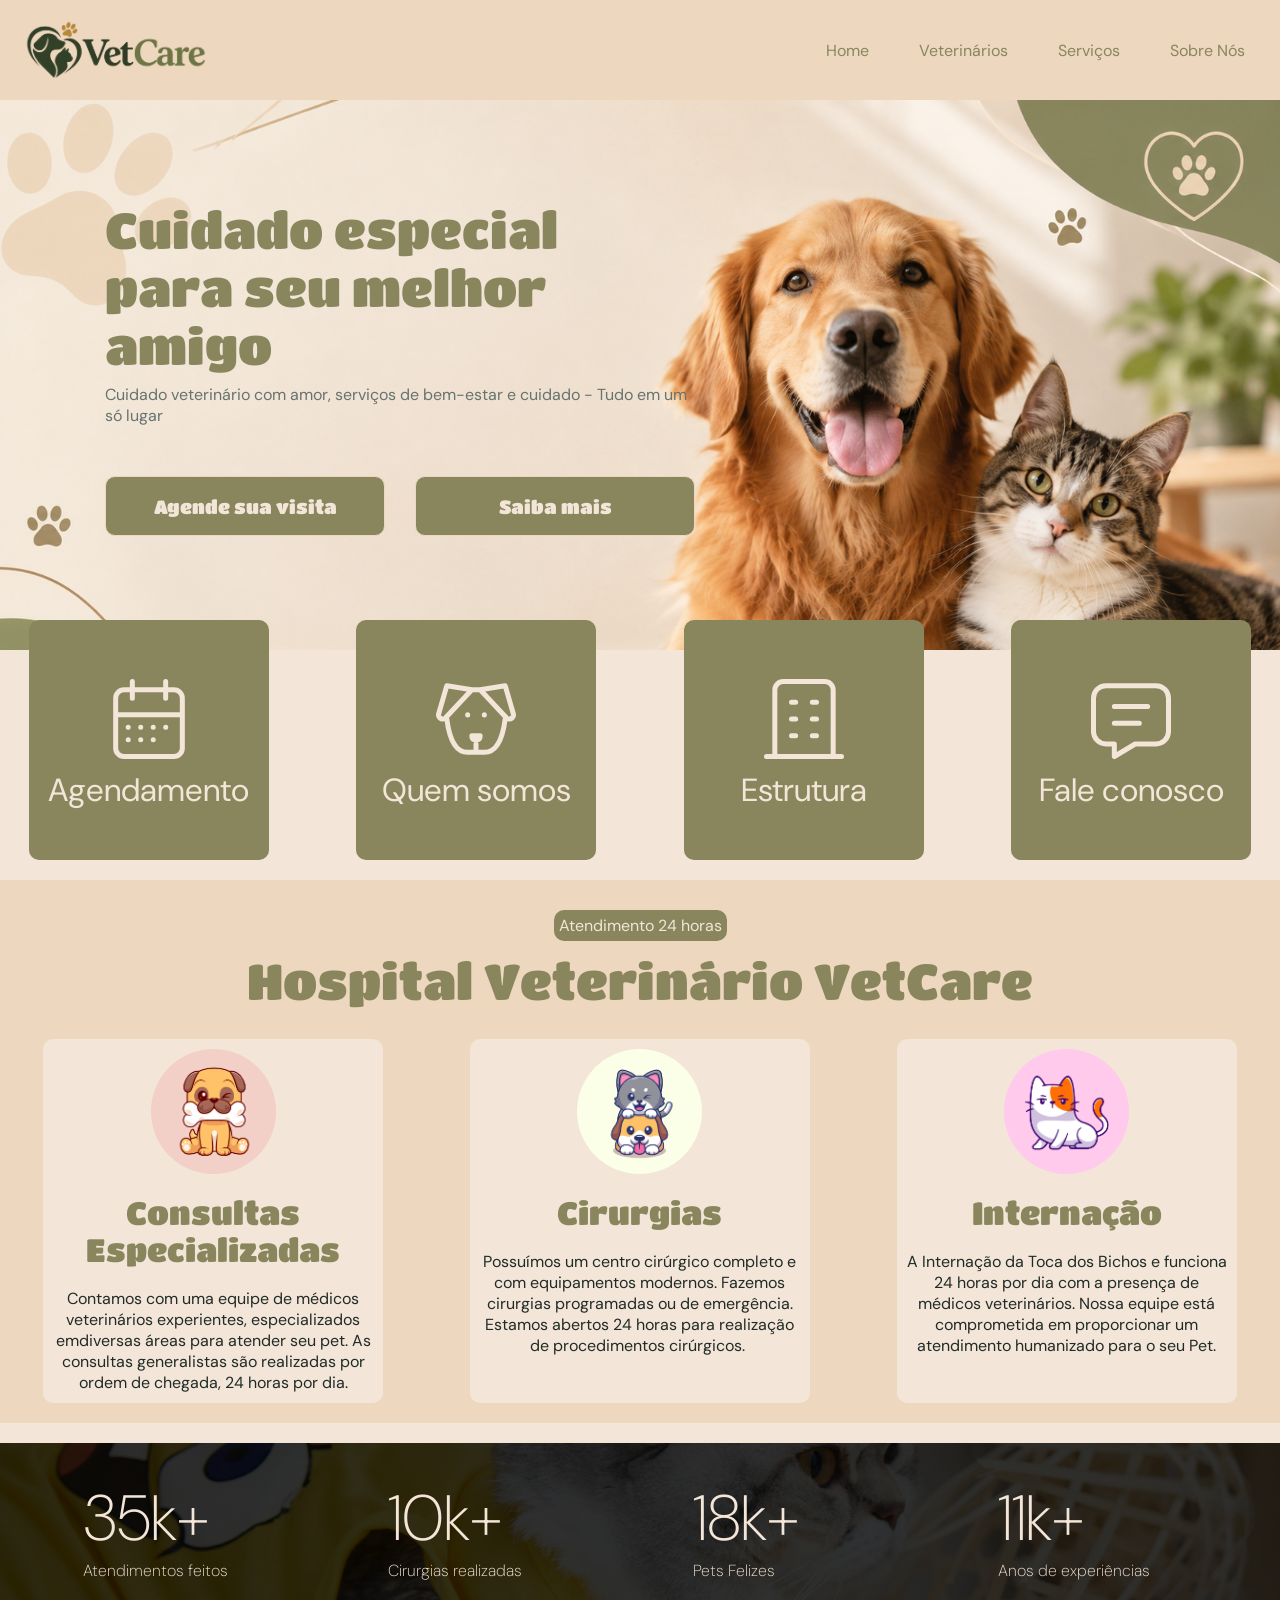
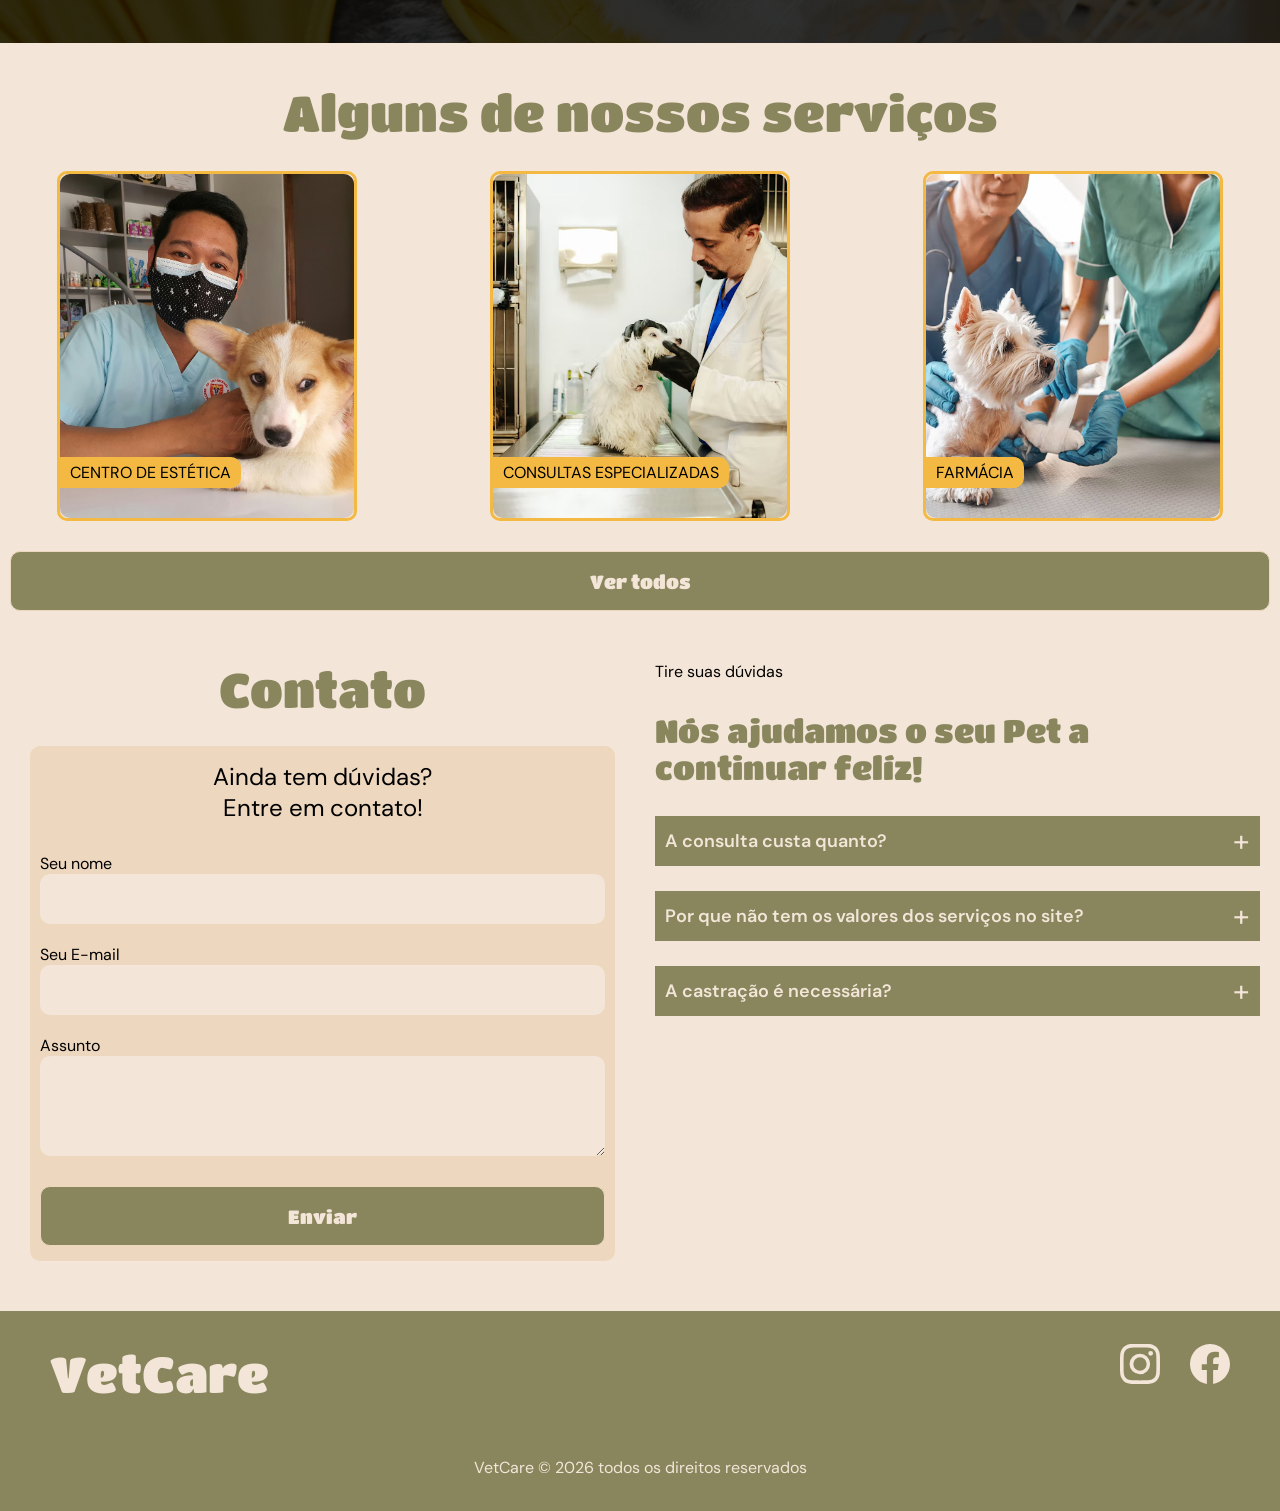
<file: index.html>
<!DOCTYPE html>
<html lang="en">

<head>
    <meta charset="UTF-8">
    <meta name="viewport" content="width=device-width, initial-scale=1.0">
    <link rel="icon" type="image/png" href="../assets/Logotipo de Coração Pet Veterinário.png">
    <link rel="stylesheet" href="./css/components/reset.css">
    <link rel="stylesheet" href="./css/components/navbar-footer.css">
    <link rel="stylesheet" href="./css/style.css">
    <title>VetCare-Home</title>
</head>

<body>

    <header>
        <section class="logo">
            <a href="./index.html">
                <img src="./assets/LogoVetCare.png" alt="">
            </a>
        </section>
        <section class="nav-items">
            <input type="checkbox" id="menu-toggle">
            <label for="menu-toggle" class="menu-icon">
                <svg xmlns="http://www.w3.org/2000/svg" width="40" height="40" viewBox="0 0 24 24" fill="none"
                    stroke="#89865E" stroke-width="2" stroke-linecap="round" stroke-linejoin="round"
                    class="lucide lucide-menu-icon lucide-menu icon-menu">
                    <path d="M4 5h16" />
                    <path d="M4 12h16" />
                    <path d="M4 19h16" />
                </svg>

                <svg class="icon-close" xmlns="http://www.w3.org/2000/svg" width="40" height="40" viewBox="0 0 24 24"
                    fill="none" stroke="white" stroke-width="2" stroke-linecap="round" stroke-linejoin="round">

                    <path d="M18 6 6 18" />
                    <path d="m6 6 12 12" />
                </svg>
            </label>

            <nav>
                <ul>
                    <li><a href="./index.html">Home</a></li>
                    <li><a href="./pages/vets.html">Veterinários</a></li>
                    <li><a href="./pages/services.html">Serviços</a></li>
                    <li><a href="./pages/abtus.html">Sobre Nós</a></li>
                </ul>
            </nav>
        </section>
    </header>

    <main>
        <section class="hero">
            <figure>
                <img src="./assets/hero-home.png" alt="">
                <article>
                    <h2>Cuidado especial para seu melhor amigo</h2>
                    <p>Cuidado veterinário com amor, serviços de bem-estar e cuidado - Tudo em um só lugar</p>
                    <div class="btns">
                        <a href="./pages/services.html" class="btn">Agende sua visita</a>
                        <a href="./pages/abtus.html" class="btn">Saiba mais</a>
                    </div>
                </article>
            </figure>
        </section>

        <section class="cards-hero">
            <article class="card">
                <a href="./pages/services.html">
                    <img src="./assets/icons/calendar-week.svg" alt="">
                    <p>Agendamento</p>
                </a>
            </article>
            <article class="card">
                <a href="./pages/abtus.html">
                    <img src="./assets/icons/tabler-icon-dog.svg" alt="">
                    <p>Quem somos</p>
                </a>
            </article>
            <article class="card">
                <a href="./pages/abtus.html#structure">
                    <img src="./assets/icons/tabler-icon-building.svg" alt="">
                    <p>Estrutura</p>
                </a>
            </article>
            <article class="card">
                <a href="#contact">
                    <img src="./assets/icons/tabler-icon-message.svg" alt="">
                    <p>Fale conosco</p>
                </a>
            </article>
        </section>

        <section class="atendimento">
            <p class="green-wrapper">Atendimento 24 horas</p>
            <h2>Hospital Veterinário VetCare</h2>
            <div class="atendimento-cards-wrapper">
                <article class="atendimento-card">
                    <img src="./assets/small-dog.jpg" alt="">
                    <h3>Consultas Especializadas</h3>
                    <p>Contamos com uma equipe de médicos veterinários experientes, especializados emdiversas áreas para
                        atender seu pet. As consultas generalistas são realizadas por ordem de chegada, 24 horas por
                        dia.</p>
                </article>
                <article class="atendimento-card">
                    <img src="./assets/small-dogcat.jpg" alt="">
                    <h3>Cirurgias</h3>
                    <p>Possuímos um centro cirúrgico completo e com equipamentos modernos. Fazemos cirurgias programadas
                        ou de emergência. Estamos abertos 24 horas para realização de procedimentos cirúrgicos. </p>
                </article>
                <article class="atendimento-card">
                    <img src="./assets/small-cat.jpg" alt="">
                    <h3>Internação</h3>
                    <p>A Internação da Toca dos Bichos e funciona 24 horas por dia com a presença de médicos
                        veterinários. Nossa equipe está comprometida em proporcionar um atendimento humanizado para o
                        seu Pet.</p>
                </article>
            </div>
        </section>

        <section class="numbers">
            <div class="dark-overlay"></div>
            <figure>
                <div>
                    <p class="number-big">35k+</p>
                    <p class="number-small">Atendimentos feitos</p>
                </div>
            </figure>
            <figure>
                <div>

                    <p class="number-big">10k+</p>
                    <p class="number-small">Cirurgias realizadas</p>
                </div>
            </figure>
            <figure>
                <div>

                    <p class="number-big">18k+</p>
                    <p class="number-small">Pets Felizes</p>
                </div>
            </figure>
            <figure>
                <div>

                    <p class="number-big">11k+</p>
                    <p class="number-small">Anos de experiências</p>
                </div>
            </figure>
        </section>

        <section class="services">
            <h2>Alguns de nossos serviços</h2>
            <div class="service-cards-wrapper">
                <article>
                    <img src="./assets/vet-dog.jpg" alt="">
                    <div class="card-label">
                        <p>CENTRO DE ESTÉTICA</p>
                    </div>
                </article>
                <article>
                    <img src="./assets/vet-dog2.avif" alt="">
                    <div class="card-label">
                        <p>CONSULTAS ESPECIALIZADAS</p>
                    </div>
                </article>
                <article>
                    <img src="./assets/vet-dog3.avif" alt="">
                    <div class="card-label">
                        <p>FARMÁCIA</p>
                    </div>
                </article>
            </div>
            <a href="./pages/services.html" class="btn">Ver todos</a>
        </section>

        <section class="contact" id="contact">
            <div class="contact-left">
                <h1>Contato</h1>
                <div class="form-wrapper">
                    <p>Ainda tem dúvidas? <br>Entre em contato!</p>
                    <form>
                        <fieldset>
                            <div class="inputs-wrapper">
                                <label for="name">Seu nome</label>
                                <input type="text" id="name">
                            </div>
                            <div class="inputs-wrapper">
                                <label for="email">Seu E-mail</label>
                                <input type="email" id="email">
                            </div>
                            <div class="inputs-wrapper">
                                <label for="subject">Assunto</label>
                                <textarea name="subject" id="subject"></textarea>
                            </div>
                        </fieldset>
                    </form>
                    <a href="" class="btn">Enviar</a>
                </div>
            </div>

            <div class="contact-right">
                <p>Tire suas dúvidas</p>
                <h3>Nós ajudamos o seu Pet a continuar felíz!</h3>

                <section class="faq">

                    <details>
                        <summary>
                            A consulta custa quanto?
                            <span class="icon">+</span>
                        </summary>

                        <div class="answer">
                            A VetCare disponibiliza 2 (dois) tipos de consultas:
                            Consulta generalista Consulta especializada Fazemos uma triagem no seu Pet e ele é
                            direcionado para o atendimento do médico veterinário mais indicado.
                        </div>
                    </details>

                    <details>
                        <summary>
                            Por que não tem os valores dos serviços no site?
                            <span class="icon">+</span>
                        </summary>

                        <div class="answer">
                            Os veterinários geralmente não divulgam publicamente os preços de seus serviços devido a
                            algumas razões. Primeiro, os preços podem variar dependendo de diversos fatores, tamanho e
                            tipo do Pet, procedimento específico necessário, condições de saúde, entre outros. Portanto,
                            é difícil estabelecer um preço fixo que se aplique a todos os casos.
                        </div>
                    </details>

                    <details>
                        <summary>
                            A castração é necessária?
                            <span class="icon">+</span>
                        </summary>

                        <div class="answer">
                            A castração promove a saúde e o bem-estar dos pets, diminui comportamentos indesejáveis,
                            como agressividade, marcação de território e fugas em busca de parceiros para acasalamento,
                            ao mesmo tempo em que contribui para um controle populacional responsável.
                        </div>
                    </details>

                </section>
            </div>
        </section>
    </main>

    <footer>
        <section class="footer-title">
            <h2>VetCare</h2>
            <section class="footer-socials">
                <a href="https://www.instagram.com/">
                    <svg xmlns="http://www.w3.org/2000/svg" width="40" height="40" fill="currentColor"
                        class="bi bi-instagram" viewBox="0 0 16 16">
                        <path
                            d="M8 0C5.829 0 5.556.01 4.703.048 3.85.088 3.269.222 2.76.42a3.9 3.9 0 0 0-1.417.923A3.9 3.9 0 0 0 .42 2.76C.222 3.268.087 3.85.048 4.7.01 5.555 0 5.827 0 8.001c0 2.172.01 2.444.048 3.297.04.852.174 1.433.372 1.942.205.526.478.972.923 1.417.444.445.89.719 1.416.923.51.198 1.09.333 1.942.372C5.555 15.99 5.827 16 8 16s2.444-.01 3.298-.048c.851-.04 1.434-.174 1.943-.372a3.9 3.9 0 0 0 1.416-.923c.445-.445.718-.891.923-1.417.197-.509.332-1.09.372-1.942C15.99 10.445 16 10.173 16 8s-.01-2.445-.048-3.299c-.04-.851-.175-1.433-.372-1.941a3.9 3.9 0 0 0-.923-1.417A3.9 3.9 0 0 0 13.24.42c-.51-.198-1.092-.333-1.943-.372C10.443.01 10.172 0 7.998 0zm-.717 1.442h.718c2.136 0 2.389.007 3.232.046.78.035 1.204.166 1.486.275.373.145.64.319.92.599s.453.546.598.92c.11.281.24.705.275 1.485.039.843.047 1.096.047 3.231s-.008 2.389-.047 3.232c-.035.78-.166 1.203-.275 1.485a2.5 2.5 0 0 1-.599.919c-.28.28-.546.453-.92.598-.28.11-.704.24-1.485.276-.843.038-1.096.047-3.232.047s-2.39-.009-3.233-.047c-.78-.036-1.203-.166-1.485-.276a2.5 2.5 0 0 1-.92-.598 2.5 2.5 0 0 1-.6-.92c-.109-.281-.24-.705-.275-1.485-.038-.843-.046-1.096-.046-3.233s.008-2.388.046-3.231c.036-.78.166-1.204.276-1.486.145-.373.319-.64.599-.92s.546-.453.92-.598c.282-.11.705-.24 1.485-.276.738-.034 1.024-.044 2.515-.045zm4.988 1.328a.96.96 0 1 0 0 1.92.96.96 0 0 0 0-1.92m-4.27 1.122a4.109 4.109 0 1 0 0 8.217 4.109 4.109 0 0 0 0-8.217m0 1.441a2.667 2.667 0 1 1 0 5.334 2.667 2.667 0 0 1 0-5.334" />
                    </svg>
                </a>
                <a href="https://www.facebook.com/?locale=pt_BR">
                    <svg xmlns="http://www.w3.org/2000/svg" width="40" height="40" fill="currentColor"
                        class="bi bi-facebook" viewBox="0 0 16 16">
                        <path
                            d="M16 8.049c0-4.446-3.582-8.05-8-8.05C3.58 0-.002 3.603-.002 8.05c0 4.017 2.926 7.347 6.75 7.951v-5.625h-2.03V8.05H6.75V6.275c0-2.017 1.195-3.131 3.022-3.131.876 0 1.791.157 1.791.157v1.98h-1.009c-.993 0-1.303.621-1.303 1.258v1.51h2.218l-.354 2.326H9.25V16c3.824-.604 6.75-3.934 6.75-7.951" />
                    </svg>
                </a>
            </section>
        </section>

        <section class="footer-bot">
            <p>VetCare © 2026 todos os direitos reservados</p>
        </section>
    </footer>

</body>

</html>
</file>
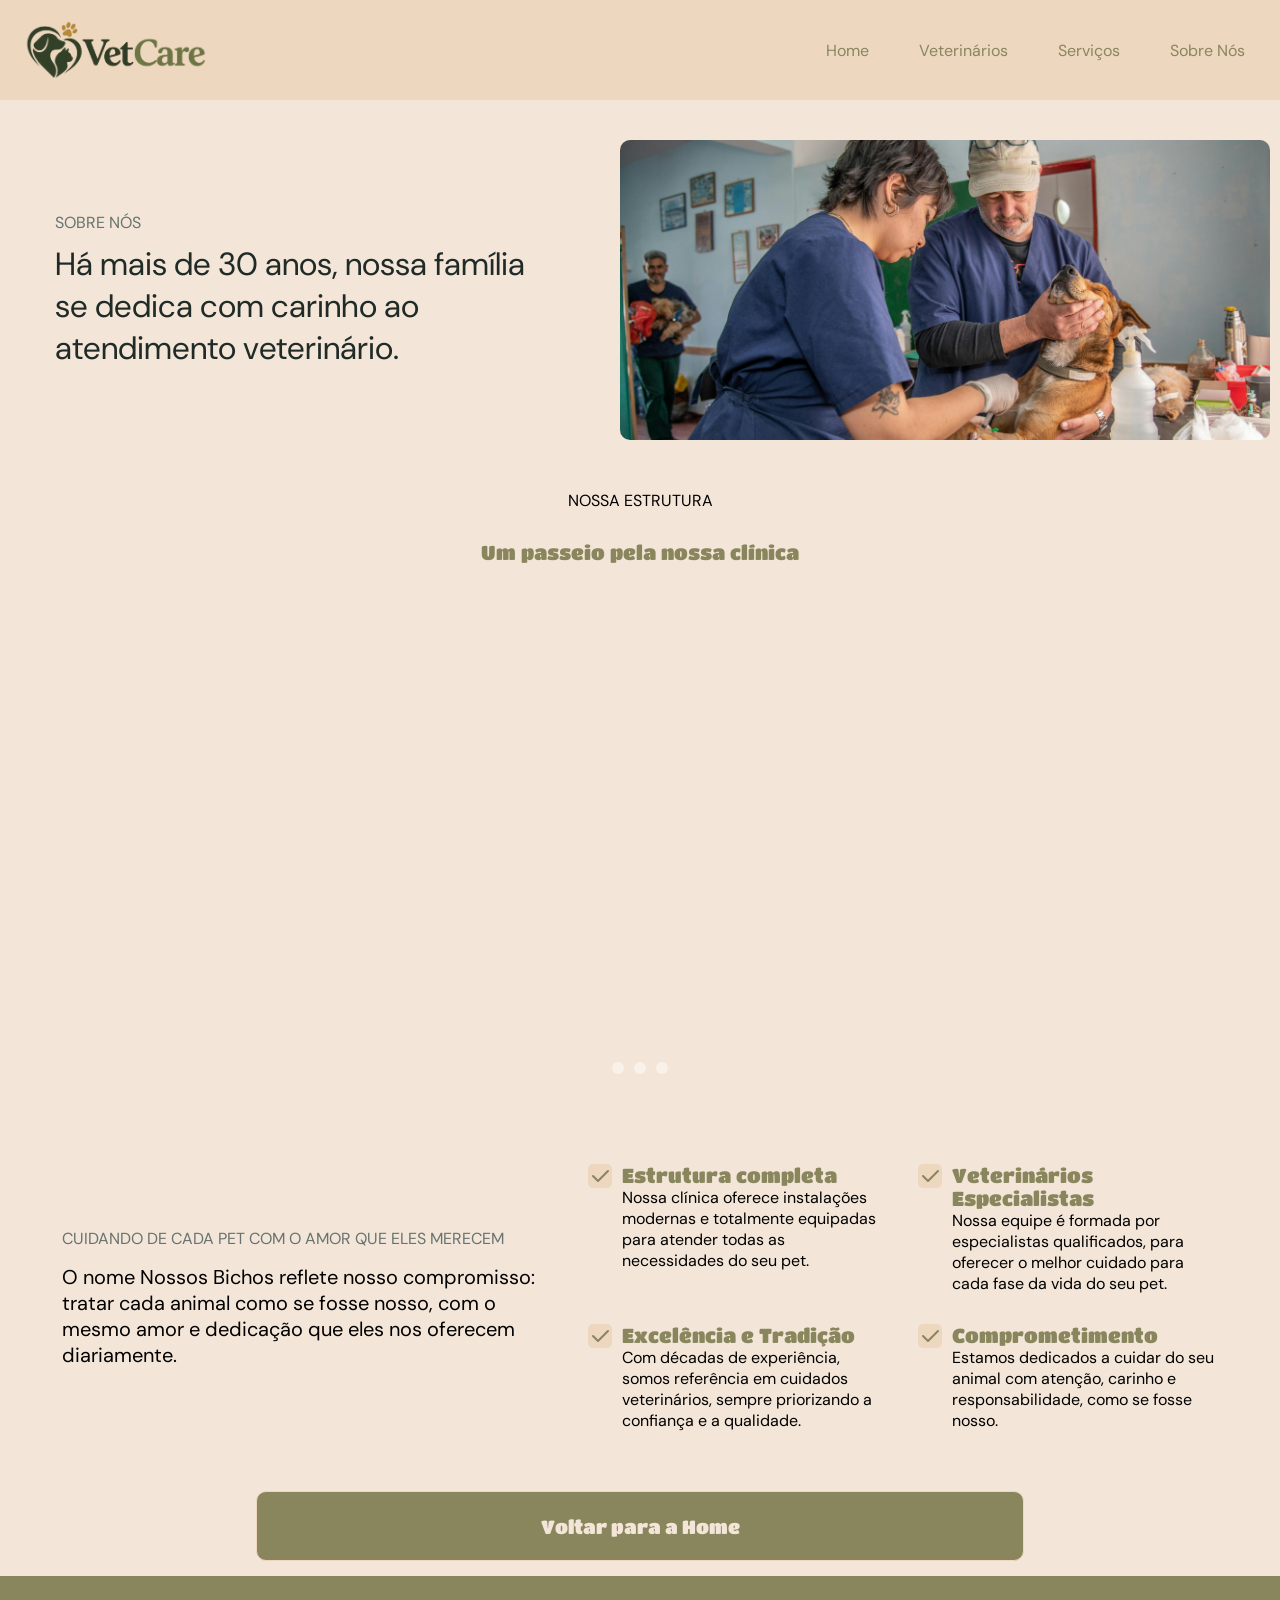
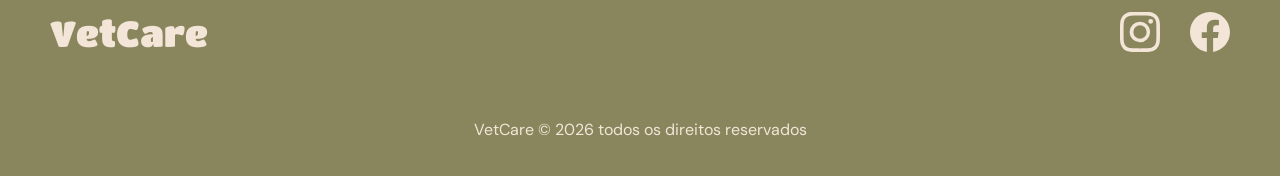
<file: pages/abtus.html>
<!DOCTYPE html>
<html lang="en">

<head>
    <meta charset="UTF-8">
    <meta name="viewport" content="width=device-width, initial-scale=1.0">
    <link rel="icon" type="image/png" href="../assets/Logotipo de Coração Pet Veterinário.png">
    <link rel="stylesheet" href="../css/components/reset.css">
    <link rel="stylesheet" href="../css/components/navbar-footer.css">
    <link rel="stylesheet" href="../css/abtus.css">
    <title>Document</title>
</head>

<body>

    <header>
        <section class="logo">
            <a href="../index.html">
                <img src="../assets/LogoVetCare.png" alt="">
            </a>
        </section>
        <section class="nav-items">
            <input type="checkbox" id="menu-toggle">
            <label for="menu-toggle" class="menu-icon">
                <svg xmlns="http://www.w3.org/2000/svg" width="40" height="40" viewBox="0 0 24 24" fill="none"
                    stroke="#89865E" stroke-width="2" stroke-linecap="round" stroke-linejoin="round"
                    class="lucide lucide-menu-icon lucide-menu icon-menu">
                    <path d="M4 5h16" />
                    <path d="M4 12h16" />
                    <path d="M4 19h16" />
                </svg>

                <svg class="icon-close" xmlns="http://www.w3.org/2000/svg" width="40" height="40" viewBox="0 0 24 24"
                    fill="none" stroke="white" stroke-width="2" stroke-linecap="round" stroke-linejoin="round">

                    <path d="M18 6 6 18" />
                    <path d="m6 6 12 12" />
                </svg>
            </label>

            <nav>
                <ul>
                    <li><a href="../index.html">Home</a></li>
                    <li><a href="./vets.html">Veterinários</a></li>
                    <li><a href="./services.html">Serviços</a></li>
                    <li><a href="./abtus.html">Sobre Nós</a></li>
                </ul>
            </nav>
        </section>
    </header>

    <main>
        <section class="hero">
            <div class="hero-texts">
                <p class="secondary-text">SOBRE NÓS</p>
                <p class="bigger">Há mais de 30 anos, nossa família se dedica com carinho ao atendimento veterinário.</p>
            </div>
            <figure>
                <img src="../assets/abtus-hero.jpg" alt="">
            </figure>
        </section>

        <section class="structure" id="structure">
            <p>NOSSA ESTRUTURA</p>
            <h3 class="smaller">Um passeio pela nossa clínica</h3>

            <section class="carousel">
                <ul class="carousel__slides">
                    <li class="carousel__slide carousel__slide--1">
                        <img src="../assets/structure-1.jpg" alt="Cachorro">
                    </li>
                    <li class="carousel__slide carousel__slide--2">
                        <img src="../assets/structure-2.jpg" alt="Gato">
                    </li>
                    <li class="carousel__slide carousel__slide--3">
                        <img src="../assets/structure-3.jpg" alt="Cachorro e gato">
                    </li>

                </ul>
                <div class="carousel__controls">
                    <input type="radio" name="slide" id="slide-1" class="carousel__dot carousel__dot--1">

                    <label for="slide-1"></label>


                    <input type="radio" name="slide" id="slide-2" class="carousel__dot carousel__dot--2">

                    <label for="slide-2"></label>


                    <input type="radio" name="slide" id="slide-3" class="carousel__dot carousel__dot--3">

                    <label for="slide-3"></label>
                </div>

            </section>
        </section>

        <section class="bot-section">
            <div class="bot-texts">
                <p class="secondary-text">CUIDANDO DE CADA PET COM O AMOR QUE ELES MERECEM</p>
                <p class="smaller">O nome Nossos Bichos reflete nosso compromisso: tratar cada animal como se fosse
                    nosso, com o mesmo
                    amor e dedicação que eles nos oferecem diariamente.</p>
            </div>
            <div class="bot-cards">
                <article>
                    <img src="../assets/icons/tabler-icon-check-abtus.svg" alt="">
                    <div>
                        <h3 class="smaller">Estrutura completa</h3>
                        <p>Nossa clínica oferece instalações modernas e totalmente equipadas para atender todas as
                            necessidades do seu pet.</p>
                    </div>
                </article>
                <article>
                    <img src="../assets/icons/tabler-icon-check-abtus.svg" alt="">
                    <div>
                        <h3 class="smaller">Veterinários Especialistas</h3>
                        <p>Nossa equipe é formada por especialistas qualificados, para oferecer o melhor cuidado para
                            cada fase da vida do seu pet.</p>
                    </div>
                </article>
                <article>
                    <img src="../assets/icons/tabler-icon-check-abtus.svg" alt="">
                    <div>
                        <h3 class="smaller">Excelência e Tradição</h3>
                        <p>Com décadas de experiência, somos referência em cuidados veterinários, sempre priorizando a
                            confiança e a qualidade.</p>
                    </div>
                </article>
                <article>
                    <img src="../assets/icons/tabler-icon-check-abtus.svg" alt="">
                    <div>
                        <h3 class="smaller">Comprometimento</h3>
                        <p>Estamos dedicados a cuidar do seu animal com atenção, carinho e responsabilidade, como se
                            fosse nosso.</p>
                    </div>
                </article>

            </div>
        </section>
        <a href="../index.html" class="btn">Voltar para a Home</a>
    </main>

    <footer>
        <section class="footer-title">
            <h2>VetCare</h2>
            <section class="footer-socials">
                <a href="https://www.instagram.com/">
                    <svg xmlns="http://www.w3.org/2000/svg" width="40" height="40" fill="currentColor"
                        class="bi bi-instagram" viewBox="0 0 16 16">
                        <path
                            d="M8 0C5.829 0 5.556.01 4.703.048 3.85.088 3.269.222 2.76.42a3.9 3.9 0 0 0-1.417.923A3.9 3.9 0 0 0 .42 2.76C.222 3.268.087 3.85.048 4.7.01 5.555 0 5.827 0 8.001c0 2.172.01 2.444.048 3.297.04.852.174 1.433.372 1.942.205.526.478.972.923 1.417.444.445.89.719 1.416.923.51.198 1.09.333 1.942.372C5.555 15.99 5.827 16 8 16s2.444-.01 3.298-.048c.851-.04 1.434-.174 1.943-.372a3.9 3.9 0 0 0 1.416-.923c.445-.445.718-.891.923-1.417.197-.509.332-1.09.372-1.942C15.99 10.445 16 10.173 16 8s-.01-2.445-.048-3.299c-.04-.851-.175-1.433-.372-1.941a3.9 3.9 0 0 0-.923-1.417A3.9 3.9 0 0 0 13.24.42c-.51-.198-1.092-.333-1.943-.372C10.443.01 10.172 0 7.998 0zm-.717 1.442h.718c2.136 0 2.389.007 3.232.046.78.035 1.204.166 1.486.275.373.145.64.319.92.599s.453.546.598.92c.11.281.24.705.275 1.485.039.843.047 1.096.047 3.231s-.008 2.389-.047 3.232c-.035.78-.166 1.203-.275 1.485a2.5 2.5 0 0 1-.599.919c-.28.28-.546.453-.92.598-.28.11-.704.24-1.485.276-.843.038-1.096.047-3.232.047s-2.39-.009-3.233-.047c-.78-.036-1.203-.166-1.485-.276a2.5 2.5 0 0 1-.92-.598 2.5 2.5 0 0 1-.6-.92c-.109-.281-.24-.705-.275-1.485-.038-.843-.046-1.096-.046-3.233s.008-2.388.046-3.231c.036-.78.166-1.204.276-1.486.145-.373.319-.64.599-.92s.546-.453.92-.598c.282-.11.705-.24 1.485-.276.738-.034 1.024-.044 2.515-.045zm4.988 1.328a.96.96 0 1 0 0 1.92.96.96 0 0 0 0-1.92m-4.27 1.122a4.109 4.109 0 1 0 0 8.217 4.109 4.109 0 0 0 0-8.217m0 1.441a2.667 2.667 0 1 1 0 5.334 2.667 2.667 0 0 1 0-5.334" />
                    </svg>
                </a>
                <a href="https://www.facebook.com/?locale=pt_BR">
                    <svg xmlns="http://www.w3.org/2000/svg" width="40" height="40" fill="currentColor"
                        class="bi bi-facebook" viewBox="0 0 16 16">
                        <path
                            d="M16 8.049c0-4.446-3.582-8.05-8-8.05C3.58 0-.002 3.603-.002 8.05c0 4.017 2.926 7.347 6.75 7.951v-5.625h-2.03V8.05H6.75V6.275c0-2.017 1.195-3.131 3.022-3.131.876 0 1.791.157 1.791.157v1.98h-1.009c-.993 0-1.303.621-1.303 1.258v1.51h2.218l-.354 2.326H9.25V16c3.824-.604 6.75-3.934 6.75-7.951" />
                    </svg>
                </a>
            </section>
        </section>

        <section class="footer-bot">
            <p>VetCare © 2026 todos os direitos reservados</p>
        </section>
    </footer>

</body>

</html>
</file>
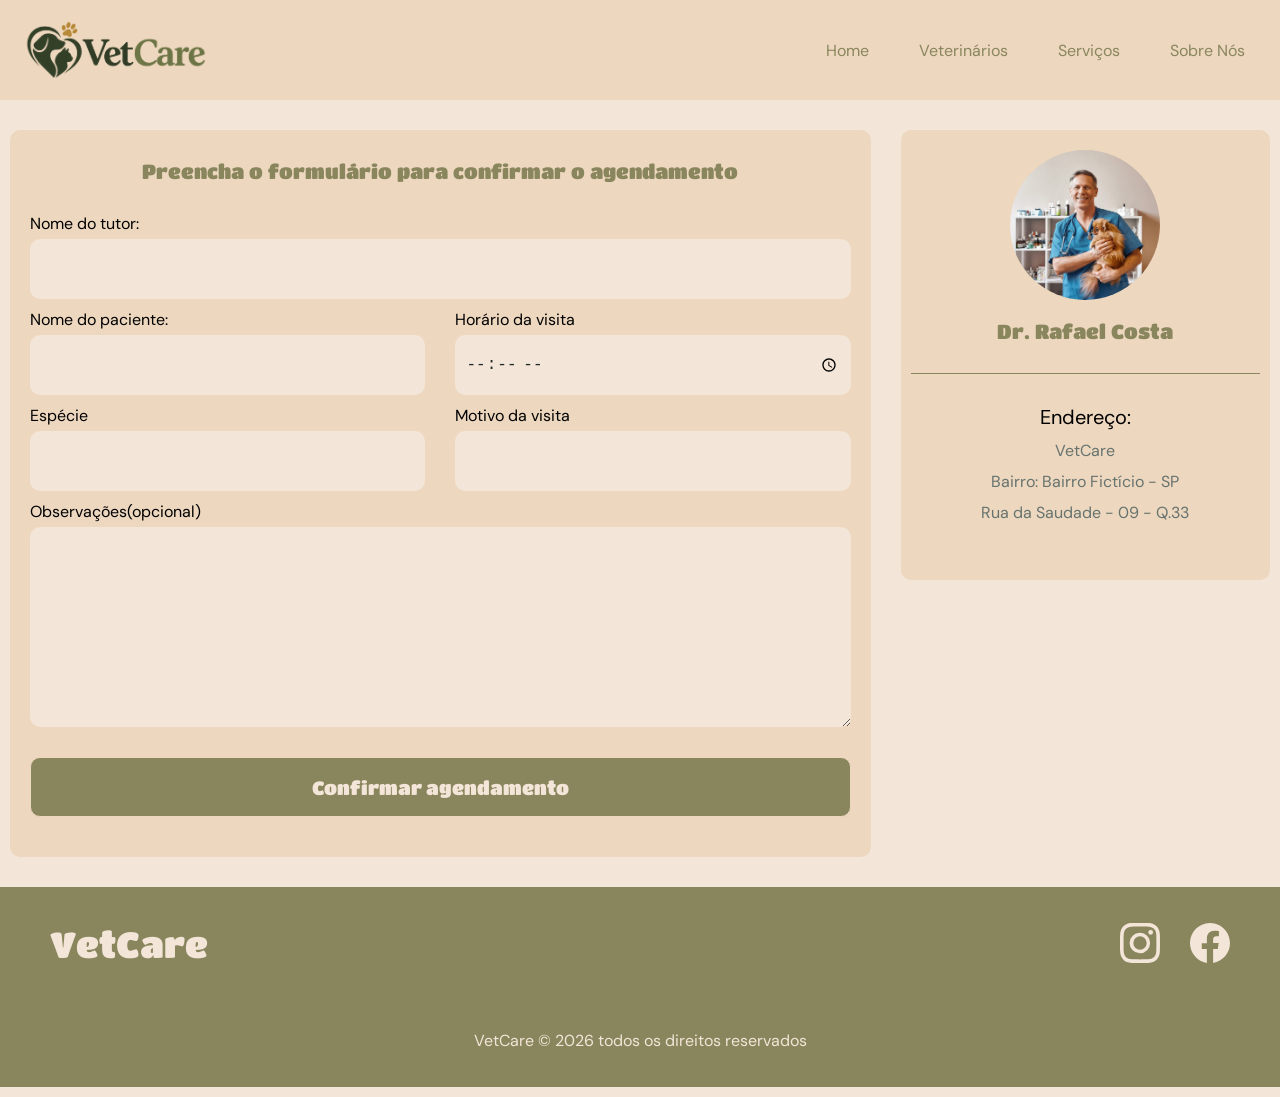
<file: pages/booking.html>
<!DOCTYPE html>
<html lang="en">

<head>
    <meta charset="UTF-8">
    <meta name="viewport" content="width=device-width, initial-scale=1.0">
    <link rel="icon" type="image/png" href="../assets/Logotipo de Coração Pet Veterinário.png">
    <link rel="stylesheet" href="../css/components/reset.css">
    <link rel="stylesheet" href="../css/components/navbar-footer.css">
    <link rel="stylesheet" href="../css/booking.css">
    <title>VetCare-Agendamento</title>
</head>

<body>

    <header>
        <section class="logo">
            <a href="../index.html">
                <img src="../assets/LogoVetCare.png" alt="">
            </a>
        </section>
        <section class="nav-items">
            <input type="checkbox" id="menu-toggle">
            <label for="menu-toggle" class="menu-icon">
                <svg xmlns="http://www.w3.org/2000/svg" width="40" height="40" viewBox="0 0 24 24" fill="none"
                    stroke="#89865E" stroke-width="2" stroke-linecap="round" stroke-linejoin="round"
                    class="lucide lucide-menu-icon lucide-menu icon-menu">
                    <path d="M4 5h16" />
                    <path d="M4 12h16" />
                    <path d="M4 19h16" />
                </svg>

                <svg class="icon-close" xmlns="http://www.w3.org/2000/svg" width="40" height="40" viewBox="0 0 24 24"
                    fill="none" stroke="white" stroke-width="2" stroke-linecap="round" stroke-linejoin="round">

                    <path d="M18 6 6 18" />
                    <path d="m6 6 12 12" />
                </svg>
            </label>

            <nav>
                <ul>
                    <li><a href="../index.html">Home</a></li>
                    <li><a href="./vets.html">Veterinários</a></li>
                    <li><a href="./services.html">Serviços</a></li>
                    <li><a href="./abtus.html">Sobre Nós</a></li>
                </ul>
            </nav>
        </section>
    </header>

    <main>
        <section class="booking ">
            <div class="form-wrapper">
                <form action="">
                    <h3 class="smaller">Preencha o formulário para confirmar o agendamento</h3>
                    <fieldset>
                        <div class="input-wrapper">
                            <label for="name">Nome do tutor:</label>
                            <input type="text" id="name">
                        </div>
                        <div class="two-inputs">
                            <div class="input-wrapper">
                                <label for="pacient">Nome do paciente:</label>
                                <input type="text" id="pacient">
                            </div>
                            <div class="input-wrapper">
                                <label for="time">Horário da visita</label>
                                <input type="time" id="time">
                            </div>
                        </div>
                        <div class="two-inputs">
                            <div class="input-wrapper">
                                <label for="species">Espécie</label>
                                <input type="text" id="species">
                            </div>
                            <div class="input-wrapper">
                                <label for="reason">Motivo da visita</label>
                                <input type="text" id="reason">
                                <!-- fazer dropdown -->
                            </div>
                        </div>
                        <div class="input-wrapper">
                            <label for="">Observações(opcional)</label>
                            <textarea name="" id="" rows="10"></textarea>
                        </div>
                    </fieldset>
                    <a href="./confirmation.html" class="btn">Confirmar agendamento</a>
                </form>
            </div>

            <div class="summary" id="vet-rafael">
                <figure>
                    <img src="../assets/vets/dr-1.avif" alt="">
                    <h3 class="smaller">Dr. Rafael Costa</h3>
                </figure>
                <hr>
                <p class="smaller">Endereço:</p>
                <p class="secondary-text">VetCare</p>
                <p class="secondary-text">Bairro: Bairro Fictício - SP</p>
                <p class="secondary-text">Rua da Saudade - 09 - Q.33</p>
            </div>
            <div class="summary" id="vet-mariana">
                <figure>
                    <img src="../assets/vets/dr-2.avif" alt="">
                    <h3 class="smaller">Dra. Mariana Alves</h3>
                </figure>
                <hr>
                <p class="smaller">Endereço:</p>
                <p class="secondary-text">VetCare</p>
                <p class="secondary-text">Bairro: Bairro Fictício - SP</p>
                <p class="secondary-text">Rua da Saudade - 09 - Q.33</p>
            </div>
            <div class="summary" id="vet-lucas">
                <figure>
                    <img src="../assets/vets/dr-3.avif" alt="">
                    <h3 class="smaller">Dr. Lucas Martins</h3>
                </figure>
                <hr>
                <p class="smaller">Endereço:</p>
                <p class="secondary-text">VetCare</p>
                <p class="secondary-text">Bairro: Bairro Fictício - SP</p>
                <p class="secondary-text">Rua da Saudade - 09 - Q.33</p>
            </div>
            <div class="summary" id="vet-camila">
                <figure>
                    <img src="../assets/vets/dr-4.avif" alt="">
                    <h3 class="smaller">Dra. Camila Ferreira</h3>
                </figure>
                <hr>
                <p class="smaller">Endereço:</p>
                <p class="secondary-text">VetCare</p>
                <p class="secondary-text">Bairro: Bairro Fictício - SP</p>
                <p class="secondary-text">Rua da Saudade - 09 - Q.33</p>
            </div>
            <div class="summary" id="vet-beatriz">
                <figure>
                    <img src="../assets/vets/dr-5.avif" alt="">
                    <h3 class="smaller">Dra. Beatriz Costa</h3>
                </figure>
                <hr>
                <p class="smaller">Endereço:</p>
                <p class="secondary-text">VetCare</p>
                <p class="secondary-text">Bairro: Bairro Fictício - SP</p>
                <p class="secondary-text">Rua da Saudade - 09 - Q.33</p>
            </div>
            <div class="summary" id="vet-juliana">
                <figure>
                    <img src="../assets/vets/dr-6.avif" alt="">
                    <h3 class="smaller">Dra. Juliana Mendes</h3>
                </figure>
                <hr>
                <p class="smaller">Endereço:</p>
                <p class="secondary-text">VetCare</p>
                <p class="secondary-text">Bairro: Bairro Fictício - SP</p>
                <p class="secondary-text">Rua da Saudade - 09 - Q.33</p>
            </div>
        </section>

    </main>

    <footer>
        <section class="footer-title">
            <h2>VetCare</h2>
            <section class="footer-socials">
                <a href="https://www.instagram.com/">
                    <svg xmlns="http://www.w3.org/2000/svg" width="40" height="40" fill="currentColor"
                        class="bi bi-instagram" viewBox="0 0 16 16">
                        <path
                            d="M8 0C5.829 0 5.556.01 4.703.048 3.85.088 3.269.222 2.76.42a3.9 3.9 0 0 0-1.417.923A3.9 3.9 0 0 0 .42 2.76C.222 3.268.087 3.85.048 4.7.01 5.555 0 5.827 0 8.001c0 2.172.01 2.444.048 3.297.04.852.174 1.433.372 1.942.205.526.478.972.923 1.417.444.445.89.719 1.416.923.51.198 1.09.333 1.942.372C5.555 15.99 5.827 16 8 16s2.444-.01 3.298-.048c.851-.04 1.434-.174 1.943-.372a3.9 3.9 0 0 0 1.416-.923c.445-.445.718-.891.923-1.417.197-.509.332-1.09.372-1.942C15.99 10.445 16 10.173 16 8s-.01-2.445-.048-3.299c-.04-.851-.175-1.433-.372-1.941a3.9 3.9 0 0 0-.923-1.417A3.9 3.9 0 0 0 13.24.42c-.51-.198-1.092-.333-1.943-.372C10.443.01 10.172 0 7.998 0zm-.717 1.442h.718c2.136 0 2.389.007 3.232.046.78.035 1.204.166 1.486.275.373.145.64.319.92.599s.453.546.598.92c.11.281.24.705.275 1.485.039.843.047 1.096.047 3.231s-.008 2.389-.047 3.232c-.035.78-.166 1.203-.275 1.485a2.5 2.5 0 0 1-.599.919c-.28.28-.546.453-.92.598-.28.11-.704.24-1.485.276-.843.038-1.096.047-3.232.047s-2.39-.009-3.233-.047c-.78-.036-1.203-.166-1.485-.276a2.5 2.5 0 0 1-.92-.598 2.5 2.5 0 0 1-.6-.92c-.109-.281-.24-.705-.275-1.485-.038-.843-.046-1.096-.046-3.233s.008-2.388.046-3.231c.036-.78.166-1.204.276-1.486.145-.373.319-.64.599-.92s.546-.453.92-.598c.282-.11.705-.24 1.485-.276.738-.034 1.024-.044 2.515-.045zm4.988 1.328a.96.96 0 1 0 0 1.92.96.96 0 0 0 0-1.92m-4.27 1.122a4.109 4.109 0 1 0 0 8.217 4.109 4.109 0 0 0 0-8.217m0 1.441a2.667 2.667 0 1 1 0 5.334 2.667 2.667 0 0 1 0-5.334" />
                    </svg>
                </a>
                <a href="https://www.facebook.com/?locale=pt_BR">
                    <svg xmlns="http://www.w3.org/2000/svg" width="40" height="40" fill="currentColor"
                        class="bi bi-facebook" viewBox="0 0 16 16">
                        <path
                            d="M16 8.049c0-4.446-3.582-8.05-8-8.05C3.58 0-.002 3.603-.002 8.05c0 4.017 2.926 7.347 6.75 7.951v-5.625h-2.03V8.05H6.75V6.275c0-2.017 1.195-3.131 3.022-3.131.876 0 1.791.157 1.791.157v1.98h-1.009c-.993 0-1.303.621-1.303 1.258v1.51h2.218l-.354 2.326H9.25V16c3.824-.604 6.75-3.934 6.75-7.951" />
                    </svg>
                </a>
            </section>
        </section>

        <section class="footer-bot">
            <p>VetCare © 2026 todos os direitos reservados</p>
        </section>
    </footer>

</body>

</html>
</file>
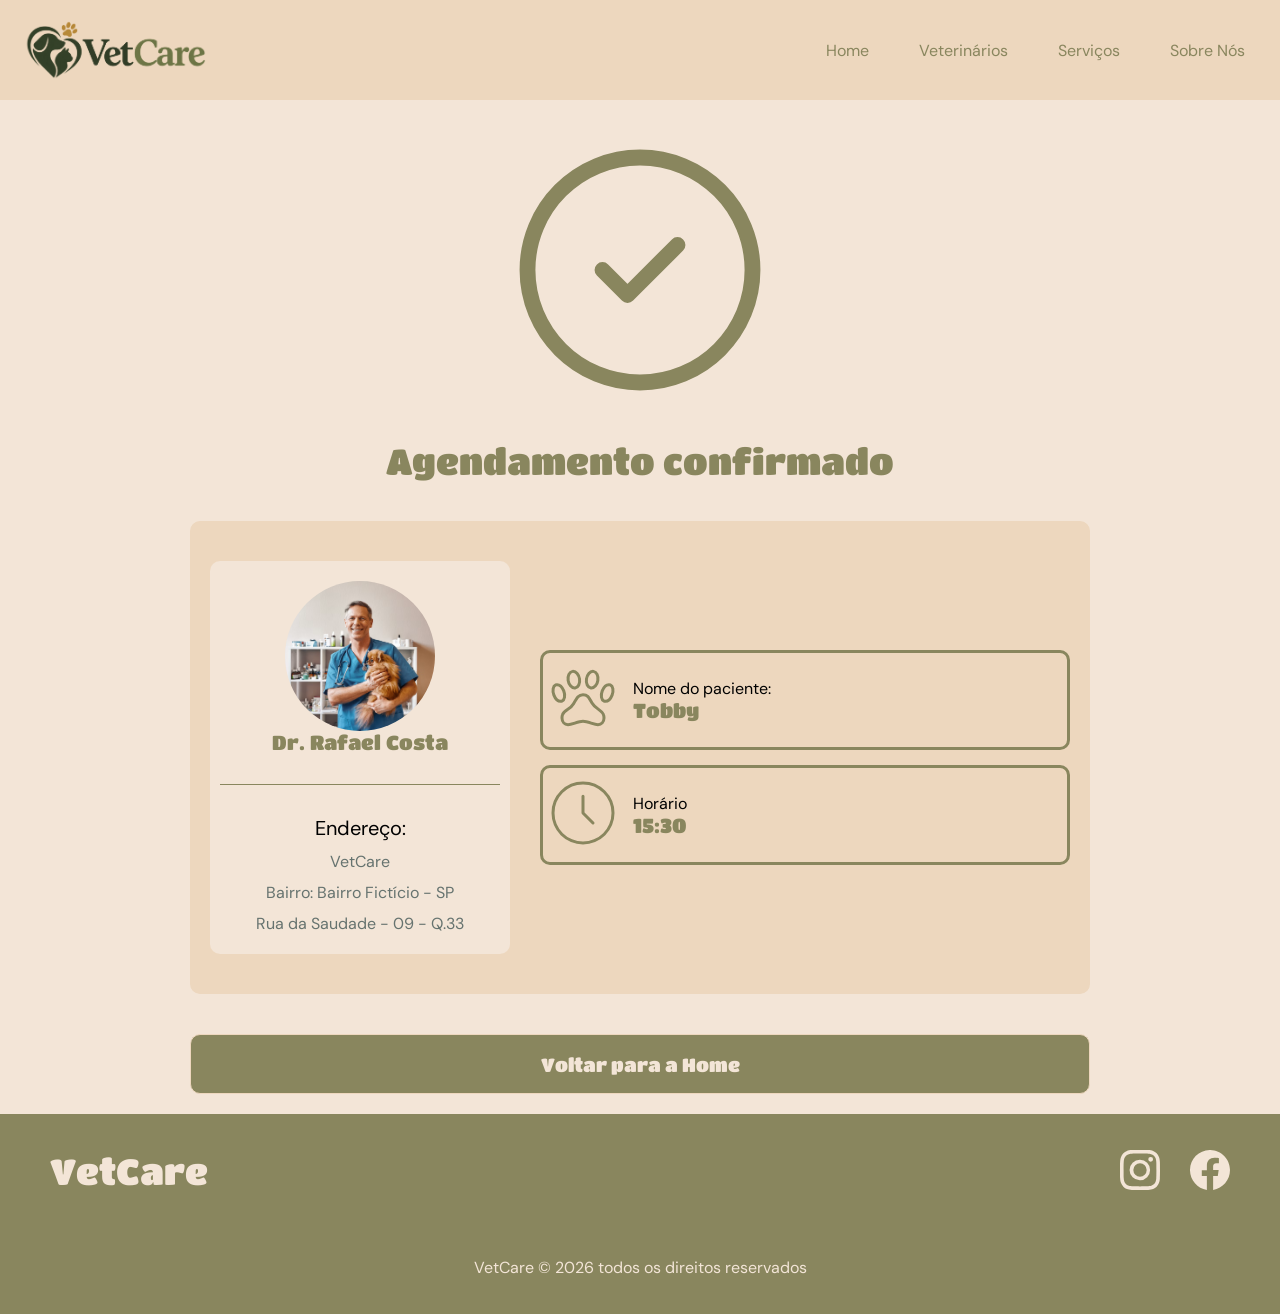
<file: pages/confirmation.html>
<!DOCTYPE html>
<html lang="en">

<head>
    <meta charset="UTF-8">
    <meta name="viewport" content="width=device-width, initial-scale=1.0">
    <link rel="icon" type="image/png" href="../assets/Logotipo de Coração Pet Veterinário.png">
    <link rel="stylesheet" href="../css/components/reset.css">
    <link rel="stylesheet" href="../css/components/navbar-footer.css">
    <link rel="stylesheet" href="../css/confirmation.css">
    <title>VetCare-Agendamento confirmado</title>
</head>

<body>

    <header>
        <section class="logo">
            <a href="../index.html">
                <img src="../assets/LogoVetCare.png" alt="">
            </a>
        </section>
        <section class="nav-items">
            <input type="checkbox" id="menu-toggle">
            <label for="menu-toggle" class="menu-icon">
                <svg xmlns="http://www.w3.org/2000/svg" width="40" height="40" viewBox="0 0 24 24" fill="none"
                    stroke="#89865E" stroke-width="2" stroke-linecap="round" stroke-linejoin="round"
                    class="lucide lucide-menu-icon lucide-menu icon-menu">
                    <path d="M4 5h16" />
                    <path d="M4 12h16" />
                    <path d="M4 19h16" />
                </svg>

                <svg class="icon-close" xmlns="http://www.w3.org/2000/svg" width="40" height="40" viewBox="0 0 24 24"
                    fill="none" stroke="white" stroke-width="2" stroke-linecap="round" stroke-linejoin="round">

                    <path d="M18 6 6 18" />
                    <path d="m6 6 12 12" />
                </svg>
            </label>

            <nav>
                <ul>
                    <li><a href="../index.html">Home</a></li>
                    <li><a href="./vets.html">Veterinários</a></li>
                    <li><a href="./services.html">Serviços</a></li>
                    <li><a href="./abtus.html">Sobre Nós</a></li>
                </ul>
            </nav>
        </section>
    </header>

    <main>

        <section class="confirmation">
            <figure class="check">
                <img src="../assets/icons/tabler-icon-circle-check-big.svg" alt="">
            </figure>
            <h2>Agendamento confirmado</h2>

            <div class="cards-wrapper">
                <article class="summary">
                    <figure>
                        <img src="../assets/vets/dr-1.avif" alt="">
                        <h3 class="smaller">Dr. Rafael Costa</h3>
                    </figure>
                    <hr>
                    <p class="smaller">Endereço:</p>
                    <p class="secondary-text">VetCare</p>
                    <p class="secondary-text">Bairro: Bairro Fictício - SP</p>
                    <p class="secondary-text">Rua da Saudade - 09 - Q.33</p>

                </article>
                <div class="right-cards">
                    <article class="right-card">
                        <figure>
                            <img src="../assets/icons/tabler-icon-paw-smaller.svg" alt="">
                        </figure>
                        <div>
                            <p>Nome do paciente:</p>
                            <h3 class="smaller">Tobby</h3>
                        </div>
                    </article>
                    <article class="right-card">
                        <figure>
                            <img src="../assets/icons/tabler-icon-clock-smaller.svg" alt="">
                        </figure>
                        <div>
                            <p>Horário</p>
                            <h3 class="smaller">15:30</h3>
                        </div>
                    </article>
                </div>
            </div>

            <a href="../index.html" class="btn">Voltar para a Home</a>

        </section>

    </main>

    <footer>
        <section class="footer-title">
            <h2>VetCare</h2>
            <section class="footer-socials">
                <a href="https://www.instagram.com/">
                    <svg xmlns="http://www.w3.org/2000/svg" width="40" height="40" fill="currentColor"
                        class="bi bi-instagram" viewBox="0 0 16 16">
                        <path
                            d="M8 0C5.829 0 5.556.01 4.703.048 3.85.088 3.269.222 2.76.42a3.9 3.9 0 0 0-1.417.923A3.9 3.9 0 0 0 .42 2.76C.222 3.268.087 3.85.048 4.7.01 5.555 0 5.827 0 8.001c0 2.172.01 2.444.048 3.297.04.852.174 1.433.372 1.942.205.526.478.972.923 1.417.444.445.89.719 1.416.923.51.198 1.09.333 1.942.372C5.555 15.99 5.827 16 8 16s2.444-.01 3.298-.048c.851-.04 1.434-.174 1.943-.372a3.9 3.9 0 0 0 1.416-.923c.445-.445.718-.891.923-1.417.197-.509.332-1.09.372-1.942C15.99 10.445 16 10.173 16 8s-.01-2.445-.048-3.299c-.04-.851-.175-1.433-.372-1.941a3.9 3.9 0 0 0-.923-1.417A3.9 3.9 0 0 0 13.24.42c-.51-.198-1.092-.333-1.943-.372C10.443.01 10.172 0 7.998 0zm-.717 1.442h.718c2.136 0 2.389.007 3.232.046.78.035 1.204.166 1.486.275.373.145.64.319.92.599s.453.546.598.92c.11.281.24.705.275 1.485.039.843.047 1.096.047 3.231s-.008 2.389-.047 3.232c-.035.78-.166 1.203-.275 1.485a2.5 2.5 0 0 1-.599.919c-.28.28-.546.453-.92.598-.28.11-.704.24-1.485.276-.843.038-1.096.047-3.232.047s-2.39-.009-3.233-.047c-.78-.036-1.203-.166-1.485-.276a2.5 2.5 0 0 1-.92-.598 2.5 2.5 0 0 1-.6-.92c-.109-.281-.24-.705-.275-1.485-.038-.843-.046-1.096-.046-3.233s.008-2.388.046-3.231c.036-.78.166-1.204.276-1.486.145-.373.319-.64.599-.92s.546-.453.92-.598c.282-.11.705-.24 1.485-.276.738-.034 1.024-.044 2.515-.045zm4.988 1.328a.96.96 0 1 0 0 1.92.96.96 0 0 0 0-1.92m-4.27 1.122a4.109 4.109 0 1 0 0 8.217 4.109 4.109 0 0 0 0-8.217m0 1.441a2.667 2.667 0 1 1 0 5.334 2.667 2.667 0 0 1 0-5.334" />
                    </svg>
                </a>
                <a href="https://www.facebook.com/?locale=pt_BR">
                    <svg xmlns="http://www.w3.org/2000/svg" width="40" height="40" fill="currentColor"
                        class="bi bi-facebook" viewBox="0 0 16 16">
                        <path
                            d="M16 8.049c0-4.446-3.582-8.05-8-8.05C3.58 0-.002 3.603-.002 8.05c0 4.017 2.926 7.347 6.75 7.951v-5.625h-2.03V8.05H6.75V6.275c0-2.017 1.195-3.131 3.022-3.131.876 0 1.791.157 1.791.157v1.98h-1.009c-.993 0-1.303.621-1.303 1.258v1.51h2.218l-.354 2.326H9.25V16c3.824-.604 6.75-3.934 6.75-7.951" />
                    </svg>
                </a>
            </section>
        </section>

        <section class="footer-bot">
            <p>VetCare © 2026 todos os direitos reservados</p>
        </section>
    </footer>

</body>

</html>
</file>
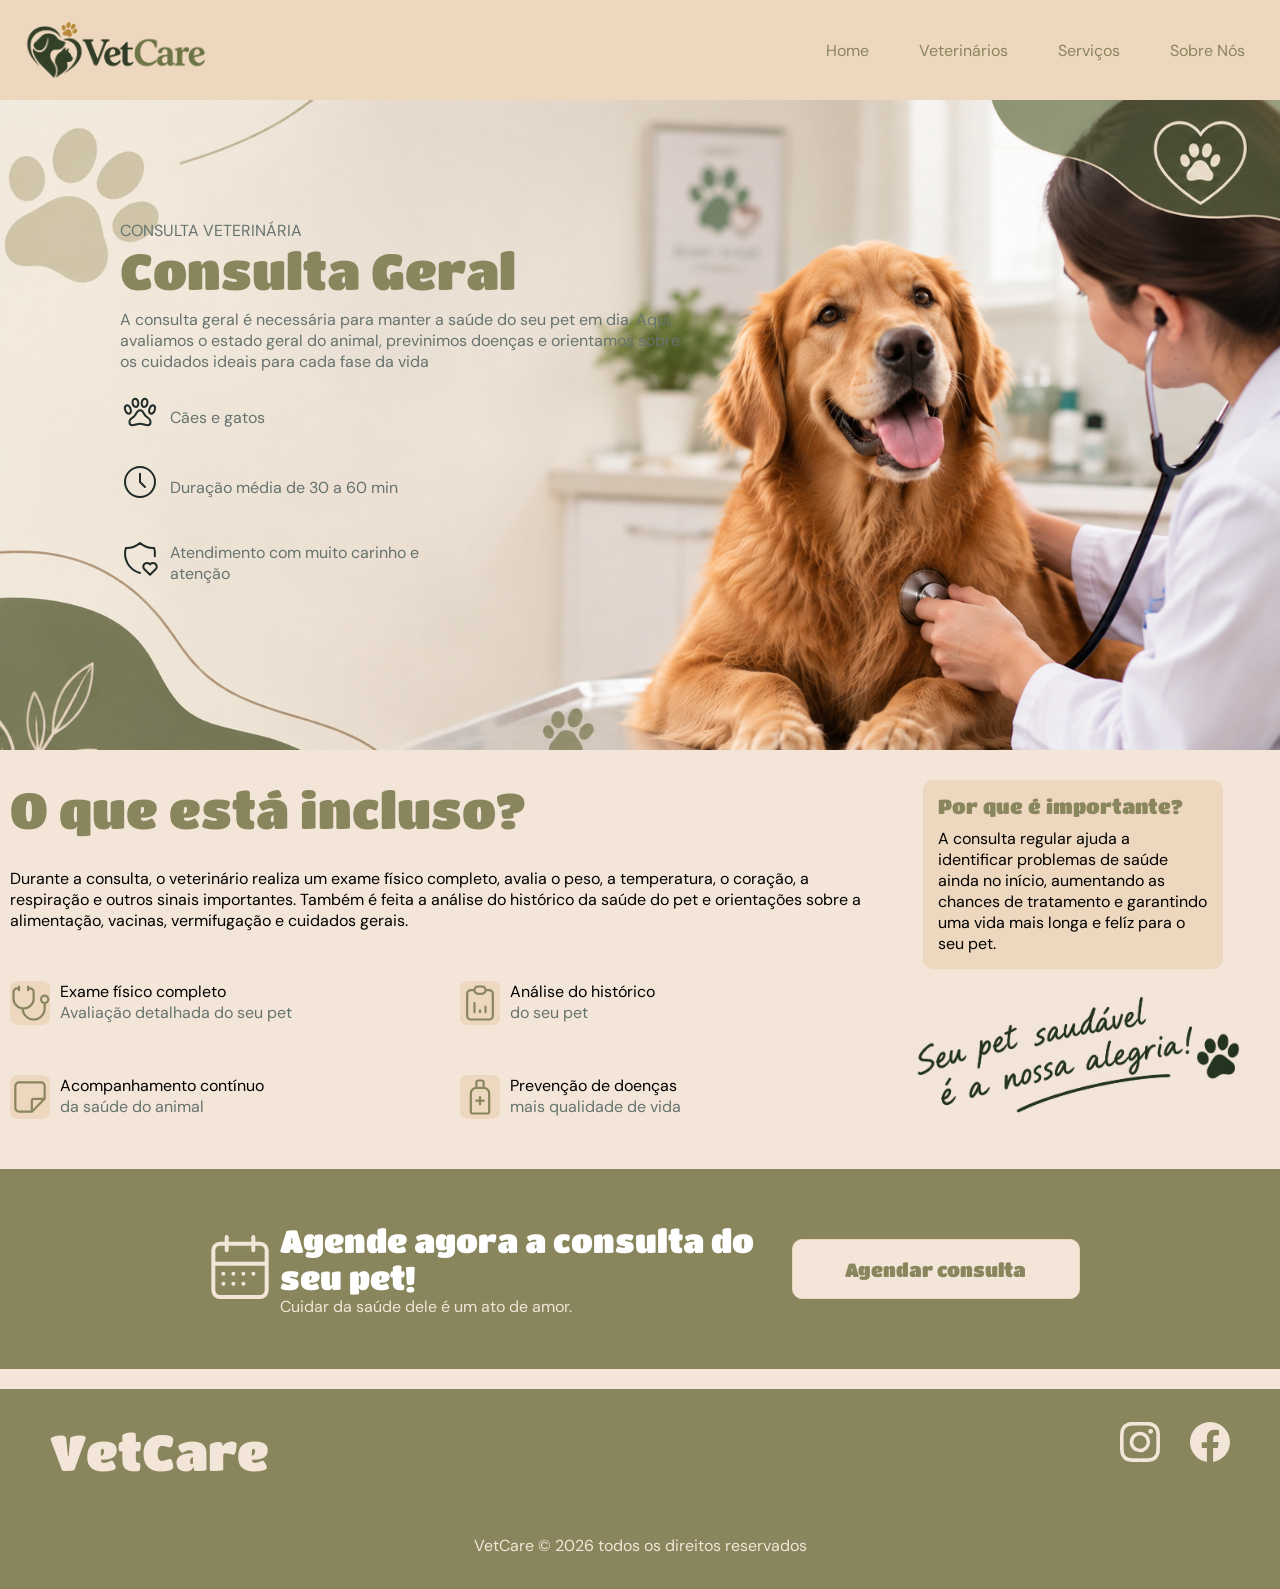
<file: pages/details.html>
<!DOCTYPE html>
<html lang="en">

<head>
    <meta charset="UTF-8">
    <meta name="viewport" content="width=device-width, initial-scale=1.0">
    <link rel="icon" type="image/png" href="../assets/Logotipo de Coração Pet Veterinário.png">
    <link rel="stylesheet" href="../css/components/reset.css">
    <link rel="stylesheet" href="../css/components/navbar-footer.css">
    <link rel="stylesheet" href="../css/details.css">
    <title>PetCare-DetalhesDoServiço</title>
</head>

<body>

    <header>
        <section class="logo">
            <a href="../index.html">
                <img src="../assets/LogoVetCare.png" alt="">
            </a>
        </section>
        <section class="nav-items">
            <input type="checkbox" id="menu-toggle">
            <label for="menu-toggle" class="menu-icon">
                <svg xmlns="http://www.w3.org/2000/svg" width="40" height="40" viewBox="0 0 24 24" fill="none"
                    stroke="#89865E" stroke-width="2" stroke-linecap="round" stroke-linejoin="round"
                    class="lucide lucide-menu-icon lucide-menu icon-menu">
                    <path d="M4 5h16" />
                    <path d="M4 12h16" />
                    <path d="M4 19h16" />
                </svg>

                <svg class="icon-close" xmlns="http://www.w3.org/2000/svg" width="40" height="40" viewBox="0 0 24 24"
                    fill="none" stroke="white" stroke-width="2" stroke-linecap="round" stroke-linejoin="round">

                    <path d="M18 6 6 18" />
                    <path d="m6 6 12 12" />
                </svg>
            </label>

            <nav>
                <ul>
                    <li><a href="../index.html">Home</a></li>
                    <li><a href="./vets.html">Veterinários</a></li>
                    <li><a href="./services.html">Serviços</a></li>
                    <li><a href="./abtus.html">Sobre Nós</a></li>
                </ul>
            </nav>
        </section>
    </header>

    <main>

        <section class="hero">
            <figure>
                <img src="../assets/hero-detalhes-serviço.png" alt="">
                <article>
                    <p class="green">CONSULTA VETERINÁRIA</p>
                    <h2>Consulta Geral</h2>
                    <p>A consulta geral é necessária para manter a saúde
                        do seu pet em dia. Aqui, avaliamos o estado geral do
                        animal, previnimos doenças e orientamos sobre
                        os cuidados ideais para cada fase da vida</p>

                    <div class="hero-items">
                        <div class="hero-item">
                            <img src="../assets/icons/tabler-icon-paw.svg" alt="">
                            <p>Cães e gatos</p>
                        </div>
                        <div class="hero-item">
                            <img src="../assets/icons/tabler-icon-clock.svg" alt="">
                            <p>Duração média de 30 a 60 min</p>
                        </div>
                        <div class="hero-item">
                            <img src="../assets/icons/tabler-icon-shield-heart.svg" alt="">
                            <p>Atendimento com muito carinho e atenção</p>
                        </div>
                    </div>
                </article>
            </figure>
        </section>

        <section class="service-info">
            <div class="info-left">
                <h2>O que está incluso?</h2>
                <p>Durante a consulta, o veterinário realiza um exame físico completo, avalia o peso, a temperatura, o
                    coração, a respiração e outros sinais importantes. Também é feita a análise do histórico da saúde do
                    pet e orientações sobre a alimentação, vacinas, vermifugação e cuidados gerais.</p>
                <div class="service-info-items">
                    <article class="service-info-item">
                        <figure>
                            <img src="../assets/icons/tabler-icon-stethoscope-small.svg" alt="">
                        </figure>
                        <div>
                            <p>Exame físico completo</p>
                            <p class="secondary-text">Avaliação detalhada do seu pet</p>
                        </div>
                    </article>
                    <article class="service-info-item">
                        <figure>
                            <img src="../assets/icons/tabler-icon-report-analytics.svg" alt="">
                        </figure>
                        <div>
                            <p>Análise do histórico</p>
                            <p class="secondary-text">do seu pet</p>
                        </div>
                    </article>
                    <article class="service-info-item">
                        <figure>
                            <img src="../assets/icons/tabler-icon-note.svg" alt="">
                        </figure>
                        <div>
                            <p>Acompanhamento contínuo</p>
                            <p class="secondary-text">da saúde do animal</p>
                        </div>
                    </article>
                    <article class="service-info-item">
                        <figure>
                            <img src="../assets/icons/tabler-icon-medicine-syrup.svg" alt="">
                        </figure>
                        <div>
                            <p>Prevenção de doenças</p>
                            <p class="secondary-text">mais qualidade de vida</p>
                        </div>
                    </article>
                </div>
            </div>
            <div class="info-right">
                <article class="info-right-card">
                    <h3 class="smaller">Por que é importante?</h3>
                    <p>A consulta regular ajuda a identificar problemas de saúde ainda no início, aumentando as chances
                        de tratamento e garantindo uma vida mais longa e felíz para o seu pet.</p>
                </article>
                <figure>
                    <img src="../assets/text-transparent.png" alt="">
                </figure>
            </div>
        </section>

        <section class="bot-section">
            <div class="bot-left">
                <figure>
                    <img src="../assets/icons/calendar-week.svg" alt="">
                </figure>
                <div>

                    <h3 class="white-font ">Agende agora a consulta do seu pet!</h3>
                    <p>Cuidar da saúde dele é um ato de amor.</p>
                </div>
            </div>
            <div class="bot-right">
                <a href="./vets.html" class="btn">Agendar consulta</a>
            </div>
        </section>

    </main>

    <footer>
        <section class="footer-title">
            <h2>VetCare</h2>
            <section class="footer-socials">
                <a href="https://www.instagram.com/">
                    <svg xmlns="http://www.w3.org/2000/svg" width="40" height="40" fill="currentColor"
                        class="bi bi-instagram" viewBox="0 0 16 16">
                        <path
                            d="M8 0C5.829 0 5.556.01 4.703.048 3.85.088 3.269.222 2.76.42a3.9 3.9 0 0 0-1.417.923A3.9 3.9 0 0 0 .42 2.76C.222 3.268.087 3.85.048 4.7.01 5.555 0 5.827 0 8.001c0 2.172.01 2.444.048 3.297.04.852.174 1.433.372 1.942.205.526.478.972.923 1.417.444.445.89.719 1.416.923.51.198 1.09.333 1.942.372C5.555 15.99 5.827 16 8 16s2.444-.01 3.298-.048c.851-.04 1.434-.174 1.943-.372a3.9 3.9 0 0 0 1.416-.923c.445-.445.718-.891.923-1.417.197-.509.332-1.09.372-1.942C15.99 10.445 16 10.173 16 8s-.01-2.445-.048-3.299c-.04-.851-.175-1.433-.372-1.941a3.9 3.9 0 0 0-.923-1.417A3.9 3.9 0 0 0 13.24.42c-.51-.198-1.092-.333-1.943-.372C10.443.01 10.172 0 7.998 0zm-.717 1.442h.718c2.136 0 2.389.007 3.232.046.78.035 1.204.166 1.486.275.373.145.64.319.92.599s.453.546.598.92c.11.281.24.705.275 1.485.039.843.047 1.096.047 3.231s-.008 2.389-.047 3.232c-.035.78-.166 1.203-.275 1.485a2.5 2.5 0 0 1-.599.919c-.28.28-.546.453-.92.598-.28.11-.704.24-1.485.276-.843.038-1.096.047-3.232.047s-2.39-.009-3.233-.047c-.78-.036-1.203-.166-1.485-.276a2.5 2.5 0 0 1-.92-.598 2.5 2.5 0 0 1-.6-.92c-.109-.281-.24-.705-.275-1.485-.038-.843-.046-1.096-.046-3.233s.008-2.388.046-3.231c.036-.78.166-1.204.276-1.486.145-.373.319-.64.599-.92s.546-.453.92-.598c.282-.11.705-.24 1.485-.276.738-.034 1.024-.044 2.515-.045zm4.988 1.328a.96.96 0 1 0 0 1.92.96.96 0 0 0 0-1.92m-4.27 1.122a4.109 4.109 0 1 0 0 8.217 4.109 4.109 0 0 0 0-8.217m0 1.441a2.667 2.667 0 1 1 0 5.334 2.667 2.667 0 0 1 0-5.334" />
                    </svg>
                </a>
                <a href="https://www.facebook.com/?locale=pt_BR">
                    <svg xmlns="http://www.w3.org/2000/svg" width="40" height="40" fill="currentColor"
                        class="bi bi-facebook" viewBox="0 0 16 16">
                        <path
                            d="M16 8.049c0-4.446-3.582-8.05-8-8.05C3.58 0-.002 3.603-.002 8.05c0 4.017 2.926 7.347 6.75 7.951v-5.625h-2.03V8.05H6.75V6.275c0-2.017 1.195-3.131 3.022-3.131.876 0 1.791.157 1.791.157v1.98h-1.009c-.993 0-1.303.621-1.303 1.258v1.51h2.218l-.354 2.326H9.25V16c3.824-.604 6.75-3.934 6.75-7.951" />
                    </svg>
                </a>
            </section>
        </section>

        <section class="footer-bot">
            <p>VetCare © 2026 todos os direitos reservados</p>
        </section>
    </footer>

</body>

</html>
</file>
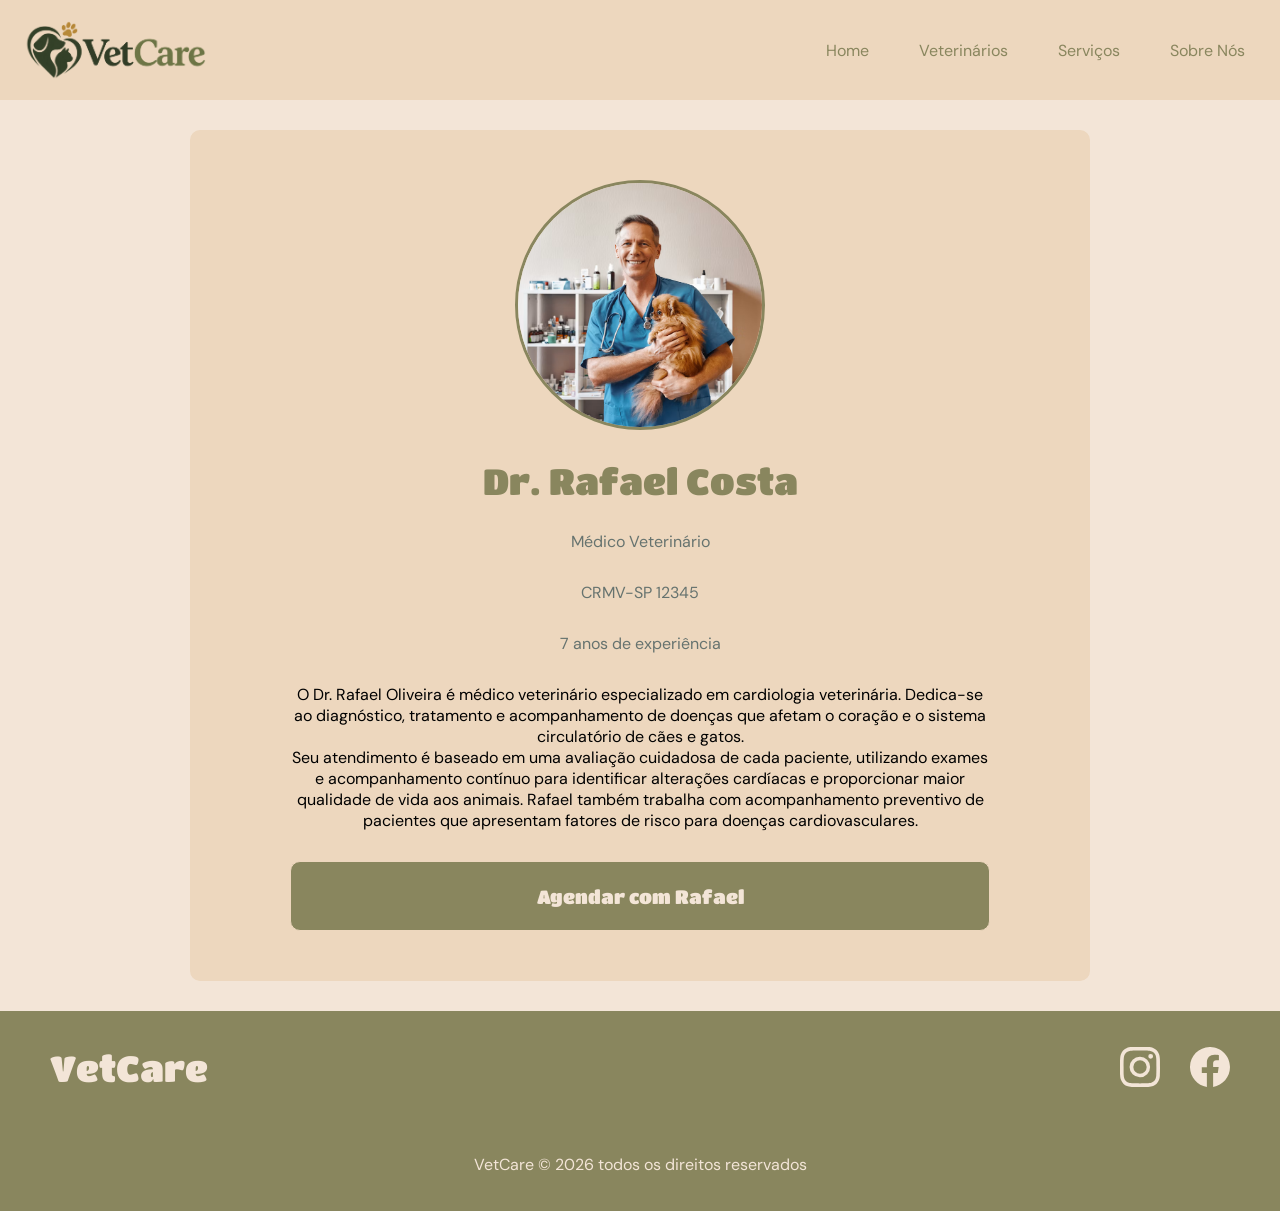
<file: pages/profile.html>
<!DOCTYPE html>
<html lang="en">

<head>
    <meta charset="UTF-8">
    <meta name="viewport" content="width=], initial-scale=1.0">
    <link rel="icon" type="image/png" href="../assets/Logotipo de Coração Pet Veterinário.png">
    <link rel="stylesheet" href="../css/components/reset.css">
    <link rel="stylesheet" href="../css/components/navbar-footer.css">
    <link rel="stylesheet" href="../css/profile.css">
    <title>VetCare-VetProfile</title>
</head>

<body>

    <header>
        <section class="logo">
            <a href="../index.html">
                <img src="../assets/LogoVetCare.png" alt="">
            </a>
        </section>
        <section class="nav-items">
            <input type="checkbox" id="menu-toggle">
            <label for="menu-toggle" class="menu-icon">
                <svg xmlns="http://www.w3.org/2000/svg" width="40" height="40" viewBox="0 0 24 24" fill="none"
                    stroke="#89865E" stroke-width="2" stroke-linecap="round" stroke-linejoin="round"
                    class="lucide lucide-menu-icon lucide-menu icon-menu">
                    <path d="M4 5h16" />
                    <path d="M4 12h16" />
                    <path d="M4 19h16" />
                </svg>

                <svg class="icon-close" xmlns="http://www.w3.org/2000/svg" width="40" height="40" viewBox="0 0 24 24"
                    fill="none" stroke="white" stroke-width="2" stroke-linecap="round" stroke-linejoin="round">

                    <path d="M18 6 6 18" />
                    <path d="m6 6 12 12" />
                </svg>
            </label>

            <nav>
                <ul>
                    <li><a href="../index.html">Home</a></li>
                    <li><a href="./vets.html">Veterinários</a></li>
                    <li><a href="./services.html">Serviços</a></li>
                    <li><a href="./abtus.html">Sobre Nós</a></li>
                </ul>
            </nav>
        </section>
    </header>

    <main>

        <section class="profile" id="vet-rafael">
            <figure>
                <img src="../assets/vets/dr-1.avif" alt="">
            </figure>
            <h2>Dr. Rafael Costa</h2>
            <p class="secondary-text">Médico Veterinário</p>
            <p class="secondary-text">CRMV-SP 12345</p>
            <p class="secondary-text">7 anos de experiência</p>
            <p>O Dr. Rafael Oliveira é médico veterinário especializado em cardiologia veterinária. Dedica-se ao
                diagnóstico, tratamento e acompanhamento de doenças que afetam o coração e o sistema circulatório de
                cães e gatos.
                <br>
                Seu atendimento é baseado em uma avaliação cuidadosa de cada paciente, utilizando exames e
                acompanhamento contínuo para identificar alterações cardíacas e proporcionar maior qualidade de vida aos
                animais. Rafael também trabalha com acompanhamento preventivo de pacientes que apresentam fatores de
                risco para doenças cardiovasculares.
            </p>

            <a href="./booking.html#vet-rafael" class="btn">
                Agendar com Rafael
            </a>
        </section>
        <section class="profile" id="vet-mariana">
            <figure>
                <img src="../assets/vets/dr-2.avif" alt="">
            </figure>
            <h2>Dra. Mariana Alves</h2>
            <p class="secondary-text">Médica Veterinário</p>
            <p class="secondary-text">CRMV-SP 26436</p>
            <p class="secondary-text">4 anos de experiência</p>
            <p>A Dra. Mariana Alves é médica veterinária especializada em clínica geral e medicina preventiva. Com uma
                abordagem acolhedora e atenciosa, dedica-se ao acompanhamento completo da saúde de cães e gatos, desde
                as primeiras consultas até o cuidado contínuo ao longo da vida.
                <br>
                Seu trabalho envolve consultas de rotina, vacinação, exames preventivos e acompanhamento do
                desenvolvimento dos animais. Mariana acredita que a prevenção é uma das melhores formas de garantir uma
                vida mais longa, saudável e feliz para cada pet.
            </p>

            <a href="./booking.html#vet-mariana" class="btn">
                Agendar com Mariana
            </a>
        </section>
        <section class="profile" id="vet-lucas">
            <figure>
                <img src="../assets/vets/dr-3.avif" alt="">
            </figure>
            <h2>Dr. Lucas Martins</h2>
            <p class="secondary-text">Médico Veterinário</p>
            <p class="secondary-text">CRMV-SP 23254</p>
            <p class="secondary-text">3 anos de experiência</p>
            <p>O Dr. Lucas Martins é médico veterinário especializado em cirurgia e ortopedia veterinária. Atua no
                diagnóstico e tratamento de condições que afetam a mobilidade e a qualidade de vida dos animais, sempre
                buscando oferecer um atendimento seguro e cuidadoso.
                <br>
                Possui experiência em procedimentos cirúrgicos, tratamento de fraturas, lesões musculoesqueléticas e
                acompanhamento pós-operatório. Seu objetivo é proporcionar aos pacientes uma recuperação tranquila,
                respeitando as necessidades individuais de cada animal.
            </p>

            <a href="./booking.html#vet-lucas" class="btn">
                Agendar com Lucas
            </a>
        </section>
        <section class="profile" id="vet-camila">
            <figure>
                <img src="../assets/vets/dr-4.avif" alt="">
            </figure>
            <h2>Dra. Camila Ferreira</h2>
            <p class="secondary-text">Médica Veterinário</p>
            <p class="secondary-text">CRMV-SP 23498</p>
            <p class="secondary-text">2 anos de experiência</p>
            <p>A Dra. Camila Ferreira é médica veterinária especializada em dermatologia veterinária. Seu trabalho é
                voltado para a investigação e tratamento de problemas que afetam a pele, os pelos e as unhas dos
                animais.
                <br>
                Atua no diagnóstico de alergias, dermatites, infecções e outras condições dermatológicas, buscando
                identificar não apenas os sintomas, mas também as causas dos problemas. Camila valoriza um atendimento
                próximo aos tutores e acredita que o acompanhamento adequado é fundamental para manter a saúde e o
                bem-estar dos pets.
            </p>

            <a href="./booking.html#vet-camila" class="btn">
                Agendar com Camilla
            </a>
        </section>
        <section class="profile" id="vet-beatriz">
            <figure>
                <img src="../assets/vets/dr-5.avif" alt="">
            </figure>
            <h2>Dra. Beatriz Costa</h2>
            <p class="secondary-text">Médica Veterinário</p>
            <p class="secondary-text">CRMV-SP 52456</p>
            <p class="secondary-text">4 anos de experiência</p>
            <p>A Dra. Beatriz Costa é médica veterinária especializada em medicina felina. Seu trabalho é dedicado às
                particularidades dos gatos, oferecendo um atendimento pensado para reduzir o estresse e proporcionar uma
                experiência mais confortável aos pacientes.
                <br>
                Atua na prevenção, diagnóstico e tratamento de diferentes condições que podem afetar a saúde dos
                felinos. Beatriz também orienta os tutores sobre alimentação, vacinação, comportamento e cuidados
                preventivos, ajudando a promover uma vida mais saudável e equilibrada para cada gato.
            </p>

            <a href="./booking.html#vet-beatriz" class="btn">
                Agendar com Beatriz
            </a>
        </section>
        <section class="profile" id="vet-juliana">
            <figure>
                <img src="../assets/vets/dr-6.avif" alt="">
            </figure>
            <h2>Dra. Juliana Mendes</h2>
            <p class="secondary-text">Médica Veterinário</p>
            <p class="secondary-text">CRMV-SP 23656</p>
            <p class="secondary-text">6 anos de experiência</p>
            <p>A Dra. Juliana Mendes é médica veterinária especializada em nutrição animal. Seu trabalho é voltado para
                a elaboração de estratégias nutricionais que atendam às necessidades específicas de cada pet,
                considerando idade, porte, rotina e condições de saúde.
                <br>
                Juliana acredita que uma alimentação adequada é fundamental para a prevenção de doenças e para a
                manutenção da qualidade de vida dos animais. Durante o acompanhamento, avalia os hábitos alimentares e
                as necessidades individuais de cada paciente para orientar tutores na escolha de uma alimentação
                equilibrada e adequada.
            </p>

            <a href="./booking.html#vet-juliana" class="btn">
                Agendar com Juliana
            </a>
        </section>

    </main>

    <footer>
        <section class="footer-title">
            <h2>VetCare</h2>
            <section class="footer-socials">
                <a href="https://www.instagram.com/">
                    <svg xmlns="http://www.w3.org/2000/svg" width="40" height="40" fill="currentColor"
                        class="bi bi-instagram" viewBox="0 0 16 16">
                        <path
                            d="M8 0C5.829 0 5.556.01 4.703.048 3.85.088 3.269.222 2.76.42a3.9 3.9 0 0 0-1.417.923A3.9 3.9 0 0 0 .42 2.76C.222 3.268.087 3.85.048 4.7.01 5.555 0 5.827 0 8.001c0 2.172.01 2.444.048 3.297.04.852.174 1.433.372 1.942.205.526.478.972.923 1.417.444.445.89.719 1.416.923.51.198 1.09.333 1.942.372C5.555 15.99 5.827 16 8 16s2.444-.01 3.298-.048c.851-.04 1.434-.174 1.943-.372a3.9 3.9 0 0 0 1.416-.923c.445-.445.718-.891.923-1.417.197-.509.332-1.09.372-1.942C15.99 10.445 16 10.173 16 8s-.01-2.445-.048-3.299c-.04-.851-.175-1.433-.372-1.941a3.9 3.9 0 0 0-.923-1.417A3.9 3.9 0 0 0 13.24.42c-.51-.198-1.092-.333-1.943-.372C10.443.01 10.172 0 7.998 0zm-.717 1.442h.718c2.136 0 2.389.007 3.232.046.78.035 1.204.166 1.486.275.373.145.64.319.92.599s.453.546.598.92c.11.281.24.705.275 1.485.039.843.047 1.096.047 3.231s-.008 2.389-.047 3.232c-.035.78-.166 1.203-.275 1.485a2.5 2.5 0 0 1-.599.919c-.28.28-.546.453-.92.598-.28.11-.704.24-1.485.276-.843.038-1.096.047-3.232.047s-2.39-.009-3.233-.047c-.78-.036-1.203-.166-1.485-.276a2.5 2.5 0 0 1-.92-.598 2.5 2.5 0 0 1-.6-.92c-.109-.281-.24-.705-.275-1.485-.038-.843-.046-1.096-.046-3.233s.008-2.388.046-3.231c.036-.78.166-1.204.276-1.486.145-.373.319-.64.599-.92s.546-.453.92-.598c.282-.11.705-.24 1.485-.276.738-.034 1.024-.044 2.515-.045zm4.988 1.328a.96.96 0 1 0 0 1.92.96.96 0 0 0 0-1.92m-4.27 1.122a4.109 4.109 0 1 0 0 8.217 4.109 4.109 0 0 0 0-8.217m0 1.441a2.667 2.667 0 1 1 0 5.334 2.667 2.667 0 0 1 0-5.334" />
                    </svg>
                </a>
                <a href="https://www.facebook.com/?locale=pt_BR">
                    <svg xmlns="http://www.w3.org/2000/svg" width="40" height="40" fill="currentColor"
                        class="bi bi-facebook" viewBox="0 0 16 16">
                        <path
                            d="M16 8.049c0-4.446-3.582-8.05-8-8.05C3.58 0-.002 3.603-.002 8.05c0 4.017 2.926 7.347 6.75 7.951v-5.625h-2.03V8.05H6.75V6.275c0-2.017 1.195-3.131 3.022-3.131.876 0 1.791.157 1.791.157v1.98h-1.009c-.993 0-1.303.621-1.303 1.258v1.51h2.218l-.354 2.326H9.25V16c3.824-.604 6.75-3.934 6.75-7.951" />
                    </svg>
                </a>
            </section>
        </section>

        <section class="footer-bot">
            <p>VetCare © 2026 todos os direitos reservados</p>
        </section>
    </footer>

</body>

</html>
</file>
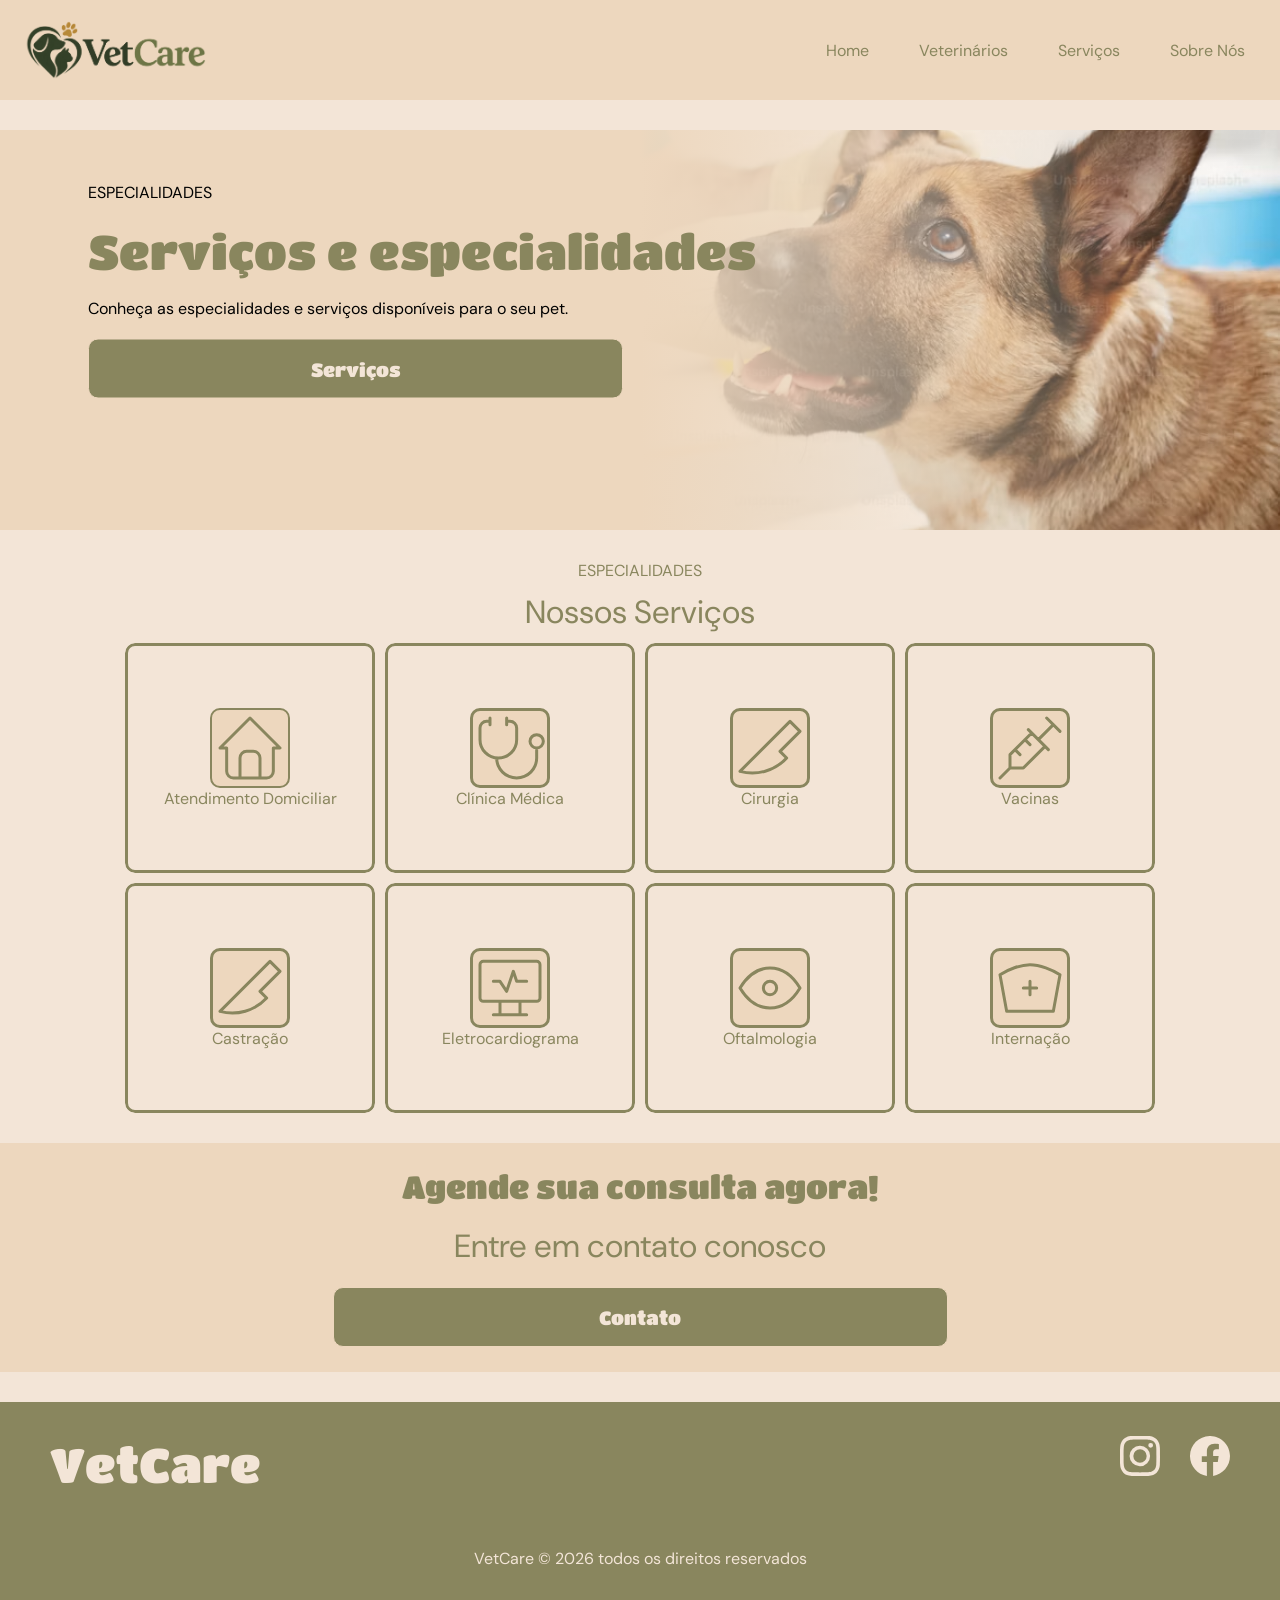
<file: pages/services.html>
<!DOCTYPE html>
<html lang="en">

<head>
    <meta charset="UTF-8">
    <meta name="viewport" content="width=device-width, initial-scale=1.0">
    <link rel="icon" type="image/png" href="../assets/Logotipo de Coração Pet Veterinário.png">
    <link rel="stylesheet" href="../css/components/reset.css">
    <link rel="stylesheet" href="../css/components/navbar-footer.css">
    <link rel="stylesheet" href="../css/services.css">
    <title>VetCare-Serviços</title>
</head>

<body>
    <header>
        <section class="logo">
            <a href="../index.html">
                <img src="../assets/LogoVetCare.png" alt="">
            </a>
        </section>
        <section class="nav-items">
            <input type="checkbox" id="menu-toggle">
            <label for="menu-toggle" class="menu-icon">
                <svg xmlns="http://www.w3.org/2000/svg" width="40" height="40" viewBox="0 0 24 24" fill="none"
                    stroke="#89865E" stroke-width="2" stroke-linecap="round" stroke-linejoin="round"
                    class="lucide lucide-menu-icon lucide-menu icon-menu">
                    <path d="M4 5h16" />
                    <path d="M4 12h16" />
                    <path d="M4 19h16" />
                </svg>

                <svg class="icon-close" xmlns="http://www.w3.org/2000/svg" width="40" height="40" viewBox="0 0 24 24"
                    fill="none" stroke="white" stroke-width="2" stroke-linecap="round" stroke-linejoin="round">

                    <path d="M18 6 6 18" />
                    <path d="m6 6 12 12" />
                </svg>
            </label>

            <nav>
                <ul>
                    <li><a href="../index.html">Home</a></li>
                    <li><a href="./vets.html">Veterinários</a></li>
                    <li><a href="./services.html">Serviços</a></li>
                    <li><a href="./abtus.html">Sobre Nós</a></li>
                </ul>
            </nav>
        </section>
    </header>

    <main>
        <section class="hero">
            <div class="dark-overlay"></div>
            <article>
                <p>ESPECIALIDADES</p>
                <h2>Serviços e especialidades</h2>
                <p>Conheça as especialidades e serviços disponíveis
                    para o seu pet.</p>
                <a href="#services" class="btn">Serviços</a>
            </article>
        </section>

        <section class="services" id="services">
            <p>ESPECIALIDADES</p>
            <P class="larger">Nossos Serviços</P>
            <div class="sevices-cards-wrapper">

                <article class="card">
                    <figure class="card-img">
                        <img src="../assets/icons/tabler-icon-home.svg" alt="">
                        <p>Atendimento Domiciliar</p>
                    </figure>
                    <div class="card-info">
                        <h3 class="smaller">Atendimento Domiciliar</h3>
                        <p>
                            Serviço de atendimento veterinário na sua casa.
                        </p>
                        <a href="./details.html" class="btn">Ver mais</a>
                    </div>
                </article>


                <article class="card">
                    <figure>
                        <img src="../assets/icons/tabler-icon-stethoscope.svg" alt="">
                        <p>Clínica Médica</p>
                    </figure>
                    <div class="card-info">
                        <h3 class="smaller">Clínica Médica</h3>
                        <p>
                            Toda a estrutura da clínica à disposição.
                        </p>
                        <a href="./details.html" class="btn">Ver mais</a>
                    </div>
                </article>


                <article class="card">
                    <figure>
                        <img src="../assets/icons/tabler-icon-slice-1.svg" alt="">
                        <p>Cirurgia</p>
                    </figure>
                    <div class="card-info">
                        <h3 class="smaller">Cirurgia</h3>
                        <p>
                            Cirurgiões capacitados para atender o seu pet.
                        </p>
                        <a href="./details.html" class="btn">Ver mais</a>
                    </div>
                </article>


                <article class="card">
                    <figure>
                        <img src="../assets/icons/tabler-icon-vaccine.svg" alt="">
                        <p>Vacinas</p>
                    </figure>
                    <div class="card-info">
                        <h3 class="smaller">Vacinas</h3>
                        <p>
                            Suporte completo à vacinação.
                        </p>
                        <a href="./details.html" class="btn">Ver mais</a>
                    </div>

                </article>


                <article class="card">
                    <figure>
                        <img src="../assets/icons/tabler-icon-slice-1.svg" alt="">
                        <p>Castração</p>
                    </figure>
                    <div class="card-info">
                        <h3 class="smaller">Castração</h3>
                        <p>
                            Serviço de castração disponível.
                        </p>
                        <a href="./details.html" class="btn">Ver mais</a>
                    </div>
                </article>


                <article class="card">
                    <figure>
                        <img src="../assets/icons/tabler-icon-heart-rate-monitor.svg" alt="">
                        <p>Eletrocardiograma</p>
                    </figure>
                    <div class="card-info">
                        <h3 class="smaller">Eletrocardiograma</h3>
                        <p>
                            Fazemos eletrocardiogramas em nossa clínica.
                        </p>
                        <a href="./details.html" class="btn">Ver mais</a>
                    </div>
                </article>


                <article class="card">
                    <figure>
                        <img src="../assets/icons/tabler-icon-eye.svg" alt="">
                        <p>Oftalmologia</p>
                    </figure>
                    <div class="card-info">
                        <h3 class="smaller">Oftalmologia</h3>
                        <p>
                            Cuidadmos da visão do seu pet.
                        </p>
                        <a href="./details.html" class="btn">Ver mais</a>
                    </div>
                </article>


                <article class="card">
                    <figure>
                        <img src="../assets/icons/tabler-icon-nurse.svg" alt="">
                        <p>Internação</p>
                    </figure>
                    <div class="card-info">
                        <h3 class="smaller">Internação</h3>
                        <p>
                            Caso necessário, oferecemos internação do animal.
                        </p>
                        <a href="./details.html" class="btn">Ver mais</a>
                    </div>
                </article>

            </div>
        </section>

        <section class="bot-section">
            <h3>Agende sua consulta agora!</h3>
            <p class="larger green">Entre em contato conosco</p>
            <a href="../index.html#contact" class="btn">Contato</a>
        </section>
    </main>

    <footer>
        <section class="footer-title">
            <h2>VetCare</h2>
            <section class="footer-socials">
                <a href="https://www.instagram.com/">
                    <svg xmlns="http://www.w3.org/2000/svg" width="40" height="40" fill="currentColor"
                        class="bi bi-instagram" viewBox="0 0 16 16">
                        <path
                            d="M8 0C5.829 0 5.556.01 4.703.048 3.85.088 3.269.222 2.76.42a3.9 3.9 0 0 0-1.417.923A3.9 3.9 0 0 0 .42 2.76C.222 3.268.087 3.85.048 4.7.01 5.555 0 5.827 0 8.001c0 2.172.01 2.444.048 3.297.04.852.174 1.433.372 1.942.205.526.478.972.923 1.417.444.445.89.719 1.416.923.51.198 1.09.333 1.942.372C5.555 15.99 5.827 16 8 16s2.444-.01 3.298-.048c.851-.04 1.434-.174 1.943-.372a3.9 3.9 0 0 0 1.416-.923c.445-.445.718-.891.923-1.417.197-.509.332-1.09.372-1.942C15.99 10.445 16 10.173 16 8s-.01-2.445-.048-3.299c-.04-.851-.175-1.433-.372-1.941a3.9 3.9 0 0 0-.923-1.417A3.9 3.9 0 0 0 13.24.42c-.51-.198-1.092-.333-1.943-.372C10.443.01 10.172 0 7.998 0zm-.717 1.442h.718c2.136 0 2.389.007 3.232.046.78.035 1.204.166 1.486.275.373.145.64.319.92.599s.453.546.598.92c.11.281.24.705.275 1.485.039.843.047 1.096.047 3.231s-.008 2.389-.047 3.232c-.035.78-.166 1.203-.275 1.485a2.5 2.5 0 0 1-.599.919c-.28.28-.546.453-.92.598-.28.11-.704.24-1.485.276-.843.038-1.096.047-3.232.047s-2.39-.009-3.233-.047c-.78-.036-1.203-.166-1.485-.276a2.5 2.5 0 0 1-.92-.598 2.5 2.5 0 0 1-.6-.92c-.109-.281-.24-.705-.275-1.485-.038-.843-.046-1.096-.046-3.233s.008-2.388.046-3.231c.036-.78.166-1.204.276-1.486.145-.373.319-.64.599-.92s.546-.453.92-.598c.282-.11.705-.24 1.485-.276.738-.034 1.024-.044 2.515-.045zm4.988 1.328a.96.96 0 1 0 0 1.92.96.96 0 0 0 0-1.92m-4.27 1.122a4.109 4.109 0 1 0 0 8.217 4.109 4.109 0 0 0 0-8.217m0 1.441a2.667 2.667 0 1 1 0 5.334 2.667 2.667 0 0 1 0-5.334" />
                    </svg>
                </a>
                <a href="https://www.facebook.com/?locale=pt_BR">
                    <svg xmlns="http://www.w3.org/2000/svg" width="40" height="40" fill="currentColor"
                        class="bi bi-facebook" viewBox="0 0 16 16">
                        <path
                            d="M16 8.049c0-4.446-3.582-8.05-8-8.05C3.58 0-.002 3.603-.002 8.05c0 4.017 2.926 7.347 6.75 7.951v-5.625h-2.03V8.05H6.75V6.275c0-2.017 1.195-3.131 3.022-3.131.876 0 1.791.157 1.791.157v1.98h-1.009c-.993 0-1.303.621-1.303 1.258v1.51h2.218l-.354 2.326H9.25V16c3.824-.604 6.75-3.934 6.75-7.951" />
                    </svg>
                </a>
            </section>
        </section>

        <section class="footer-bot">
            <p>VetCare © 2026 todos os direitos reservados</p>
        </section>
    </footer>
</body>

</html>
</file>
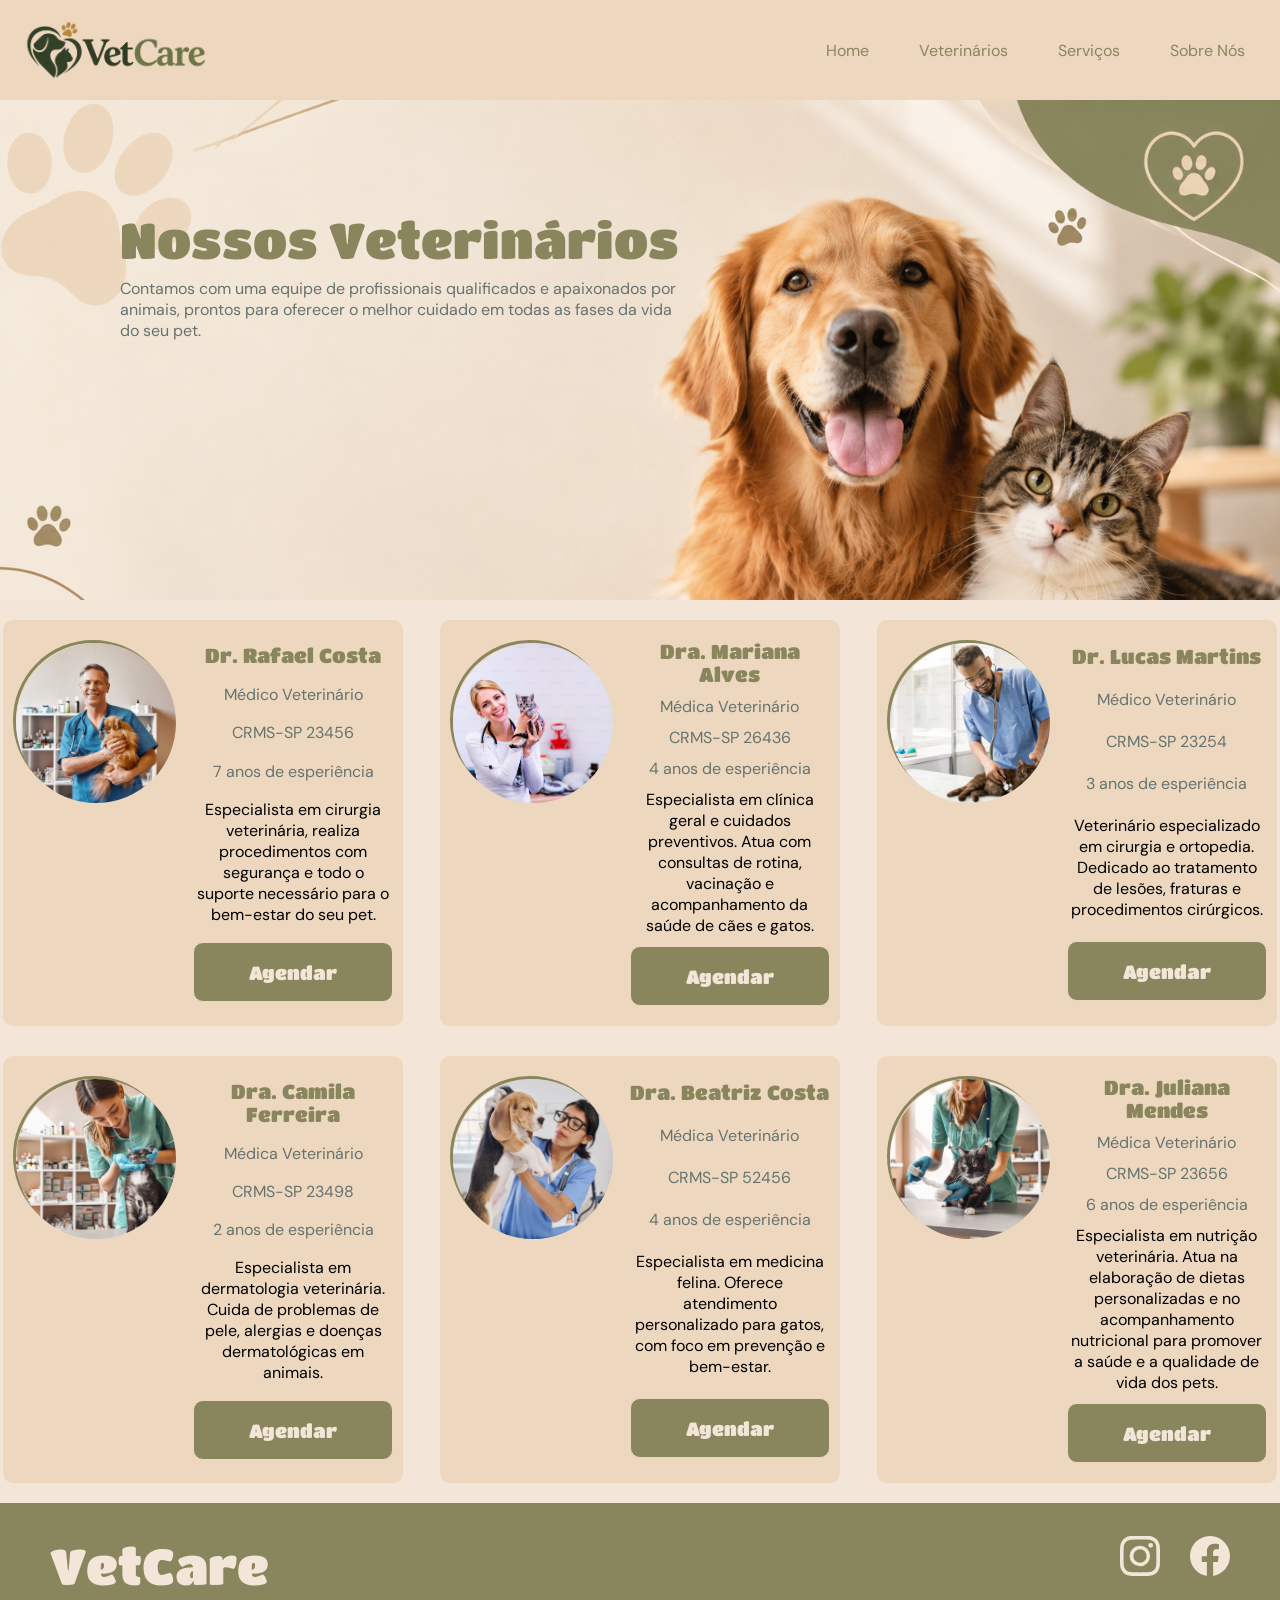
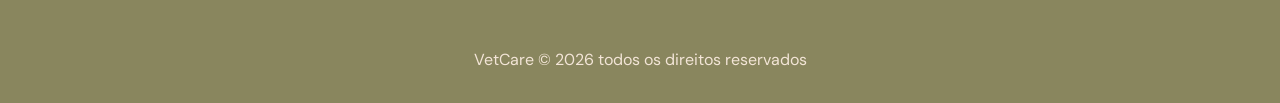
<file: pages/vets.html>
<!DOCTYPE html>
<html lang="en">

<head>
    <meta charset="UTF-8">
    <meta name="viewport" content="width=device-width, initial-scale=1.0">
    <link rel="icon" type="image/png" href="../assets/Logotipo de Coração Pet Veterinário.png">
    <link rel="stylesheet" href="../css/components/reset.css">
    <link rel="stylesheet" href="../css/components/navbar-footer.css">
    <link rel="stylesheet" href="../css/vets.css">
    <title>Document</title>
</head>

<body>

    <header>
        <section class="logo">
            <a href="../index.html">
                <img src="../assets/LogoVetCare.png" alt="">
            </a>
        </section>
        <section class="nav-items">
            <input type="checkbox" id="menu-toggle">
            <label for="menu-toggle" class="menu-icon">
                <svg xmlns="http://www.w3.org/2000/svg" width="40" height="40" viewBox="0 0 24 24" fill="none"
                    stroke="#89865E" stroke-width="2" stroke-linecap="round" stroke-linejoin="round"
                    class="lucide lucide-menu-icon lucide-menu icon-menu">
                    <path d="M4 5h16" />
                    <path d="M4 12h16" />
                    <path d="M4 19h16" />
                </svg>

                <svg class="icon-close" xmlns="http://www.w3.org/2000/svg" width="40" height="40" viewBox="0 0 24 24"
                    fill="none" stroke="white" stroke-width="2" stroke-linecap="round" stroke-linejoin="round">

                    <path d="M18 6 6 18" />
                    <path d="m6 6 12 12" />
                </svg>
            </label>

            <nav>
                <ul>
                    <li><a href="../index.html">Home</a></li>
                    <li><a href="./vets.html">Veterinários</a></li>
                    <li><a href="./services.html">Serviços</a></li>
                    <li><a href="./abtus.html">Sobre Nós</a></li>
                </ul>
            </nav>
        </section>
    </header>

    <main>
        <section class="hero">
            <figure>
                <img src="../assets/hero-home.png" alt="">
                <article>
                    <h2>Nossos Veterinários</h2>
                    <p>Contamos com uma equipe de profissionais qualificados e apaixonados por animais, prontos para
                        oferecer o melhor cuidado em todas as fases da vida do seu pet.</p>
                </article>
            </figure>
        </section>

        <section class="vets-cards-wrapper">
            <article class="vets-card">
                <figure>
                    <img src="../assets/vets/dr-1.avif" alt="">
                </figure>
                <div class="vet-card-texs">
                    <h3 class="smaller">Dr. Rafael Costa</h3>
                    <p class="secondary-text">Médico Veterinário</p>
                    <p class="secondary-text">CRMS-SP 23456</p>
                    <p class="secondary-text">7 anos de esperiência</p>
                    <p>Especialista em cirurgia veterinária, realiza procedimentos com segurança e todo o suporte
                        necessário para o bem-estar do seu pet.</p>
                    <a href="./profile.html#vet-rafael" class="btn">Agendar</a>
                </div>
            </article>
            <article class="vets-card">
                <figure>
                    <img src="../assets/vets/dr-2.avif" alt="">
                </figure>
                <div class="vet-card-texs">
                    <h3 class="smaller">Dra. Mariana Alves</h3>
                    <p class="secondary-text">Médica Veterinário</p>
                    <p class="secondary-text">CRMS-SP 26436</p>
                    <p class="secondary-text">4 anos de esperiência</p>
                    <p>Especialista em clínica geral e cuidados preventivos. Atua com consultas de rotina, vacinação e
                        acompanhamento da saúde de cães e gatos.</p>
                    <a href="./profile.html#vet-mariana" class="btn">Agendar</a>
                </div>
            </article>
            <article class="vets-card">
                <figure>
                    <img src="../assets/vets/dr-3.avif" alt="">
                </figure>
                <div class="vet-card-texs">
                    <h3 class="smaller">Dr. Lucas Martins</h3>
                    <p class="secondary-text">Médico Veterinário</p>
                    <p class="secondary-text">CRMS-SP 23254</p>
                    <p class="secondary-text">3 anos de esperiência</p>
                    <p>Veterinário especializado em cirurgia e ortopedia. Dedicado ao tratamento de lesões, fraturas e
                        procedimentos cirúrgicos.</p>
                    <a href="./profile.html#vet-lucas" class="btn">Agendar</a>
                </div>
            </article>
            <article class="vets-card">
                <figure>
                    <img src="../assets/vets/dr-4.avif" alt="">
                </figure>
                <div class="vet-card-texs">
                    <h3 class="smaller">Dra. Camila Ferreira</h3>
                    <p class="secondary-text">Médica Veterinário</p>
                    <p class="secondary-text">CRMS-SP 23498</p>
                    <p class="secondary-text">2 anos de esperiência</p>
                    <p>Especialista em dermatologia veterinária. Cuida de problemas de pele, alergias e doenças
                        dermatológicas em animais.</p>
                    <a href="./profile.html#vet-camila" class="btn">Agendar</a>
                </div>
            </article>
            <article class="vets-card">
                <figure>
                    <img src="../assets/vets/dr-5.avif" alt="">
                </figure>
                <div class="vet-card-texs">
                    <h3 class="smaller">Dra. Beatriz Costa</h3>
                    <p class="secondary-text">Médica Veterinário</p>
                    <p class="secondary-text">CRMS-SP 52456</p>
                    <p class="secondary-text">4 anos de esperiência</p>
                    <p>Especialista em medicina felina. Oferece atendimento personalizado para gatos, com foco em
                        prevenção e bem-estar.</p>
                    <a href="./profile.html#vet-beatriz" class="btn">Agendar</a>
                </div>
            </article>
            <article class="vets-card">
                <figure>
                    <img src="../assets/vets/dr-6.avif" alt="">
                </figure>
                <div class="vet-card-texs">
                    <h3 class="smaller">Dra. Juliana Mendes</h3>
                    <p class="secondary-text">Médica Veterinário</p>
                    <p class="secondary-text">CRMS-SP 23656</p>
                    <p class="secondary-text">6 anos de esperiência</p>
                    <p>Especialista em nutrição veterinária. Atua na elaboração de dietas personalizadas e no
                        acompanhamento nutricional para promover a saúde e a qualidade de vida dos pets.</p>
                    <a href="./profile.html#vet-juliana" class="btn">Agendar</a>
                </div>
            </article>
        </section>
    </main>

    <footer>
        <section class="footer-title">
            <h2>VetCare</h2>
            <section class="footer-socials">
                <a href="https://www.instagram.com/">
                    <svg xmlns="http://www.w3.org/2000/svg" width="40" height="40" fill="currentColor"
                        class="bi bi-instagram" viewBox="0 0 16 16">
                        <path
                            d="M8 0C5.829 0 5.556.01 4.703.048 3.85.088 3.269.222 2.76.42a3.9 3.9 0 0 0-1.417.923A3.9 3.9 0 0 0 .42 2.76C.222 3.268.087 3.85.048 4.7.01 5.555 0 5.827 0 8.001c0 2.172.01 2.444.048 3.297.04.852.174 1.433.372 1.942.205.526.478.972.923 1.417.444.445.89.719 1.416.923.51.198 1.09.333 1.942.372C5.555 15.99 5.827 16 8 16s2.444-.01 3.298-.048c.851-.04 1.434-.174 1.943-.372a3.9 3.9 0 0 0 1.416-.923c.445-.445.718-.891.923-1.417.197-.509.332-1.09.372-1.942C15.99 10.445 16 10.173 16 8s-.01-2.445-.048-3.299c-.04-.851-.175-1.433-.372-1.941a3.9 3.9 0 0 0-.923-1.417A3.9 3.9 0 0 0 13.24.42c-.51-.198-1.092-.333-1.943-.372C10.443.01 10.172 0 7.998 0zm-.717 1.442h.718c2.136 0 2.389.007 3.232.046.78.035 1.204.166 1.486.275.373.145.64.319.92.599s.453.546.598.92c.11.281.24.705.275 1.485.039.843.047 1.096.047 3.231s-.008 2.389-.047 3.232c-.035.78-.166 1.203-.275 1.485a2.5 2.5 0 0 1-.599.919c-.28.28-.546.453-.92.598-.28.11-.704.24-1.485.276-.843.038-1.096.047-3.232.047s-2.39-.009-3.233-.047c-.78-.036-1.203-.166-1.485-.276a2.5 2.5 0 0 1-.92-.598 2.5 2.5 0 0 1-.6-.92c-.109-.281-.24-.705-.275-1.485-.038-.843-.046-1.096-.046-3.233s.008-2.388.046-3.231c.036-.78.166-1.204.276-1.486.145-.373.319-.64.599-.92s.546-.453.92-.598c.282-.11.705-.24 1.485-.276.738-.034 1.024-.044 2.515-.045zm4.988 1.328a.96.96 0 1 0 0 1.92.96.96 0 0 0 0-1.92m-4.27 1.122a4.109 4.109 0 1 0 0 8.217 4.109 4.109 0 0 0 0-8.217m0 1.441a2.667 2.667 0 1 1 0 5.334 2.667 2.667 0 0 1 0-5.334" />
                    </svg>
                </a>
                <a href="https://www.facebook.com/?locale=pt_BR">
                    <svg xmlns="http://www.w3.org/2000/svg" width="40" height="40" fill="currentColor"
                        class="bi bi-facebook" viewBox="0 0 16 16">
                        <path
                            d="M16 8.049c0-4.446-3.582-8.05-8-8.05C3.58 0-.002 3.603-.002 8.05c0 4.017 2.926 7.347 6.75 7.951v-5.625h-2.03V8.05H6.75V6.275c0-2.017 1.195-3.131 3.022-3.131.876 0 1.791.157 1.791.157v1.98h-1.009c-.993 0-1.303.621-1.303 1.258v1.51h2.218l-.354 2.326H9.25V16c3.824-.604 6.75-3.934 6.75-7.951" />
                    </svg>
                </a>
            </section>
        </section>

        <section class="footer-bot">
            <p>VetCare © 2026 todos os direitos reservados</p>
        </section>
    </footer>
</body>

</html>
</file>
<file: css/components/navbar-footer.css>
.logo {
    max-width: 200px;
}

header {
    height: 100px;
    display: flex;
    align-items: center;
    justify-content: space-between;
    background-color: var(--primary);
    padding: 0 15px;
    position: relative;
}

.menu-icon {
    display: block;
}

nav {
    position: absolute;
    top: 100%;
    left: 0;
    width: 100%;
    background-color: var(--primary);
    max-height: 0;
    overflow: hidden;
    transition: 0.3s ease;
    z-index: 10000;
    display: flex;
    justify-content: center;
}

nav ul {
    display: flex;
    flex-direction: column;
    gap: 20px;
    padding: 20px;
    list-style: none;
    text-align: center;
    width: 100%;
}

nav a {
    display: block;
    padding: 12px 5px;
    color: var(--secondary);
    text-decoration: none;
    padding: 15px 0;
    transition: .5s;
    border-radius: 10px;

    &:hover {
        background-color: var(--primary-light);
        color: var(--secondary);
    }
}

#menu-toggle {
    display: none;
}

.menu-icon {
    display: block;
    cursor: pointer;
}

.icon-close {
    display: none;
}

#menu-toggle:checked~.menu-icon .icon-menu {
    display: none;
}

#menu-toggle:checked~.menu-icon .icon-close {
    display: block;
}

#menu-toggle:checked~nav {
    display: flex;
    max-height: 600px;
}






footer {
    width: 100%;
    background-color: var(--secondary);
    display: flex;
    flex-direction: column;
    align-items: center;
    color: var(--primary-light);
    gap: 30px;
    padding: 20px 0;
    text-align: center;
}
footer h2 {
    color: var(--primary-light);
}

.footer-socials {
    display: flex;
    justify-content: center;
    gap: 30px;
}

.footer-title{
    display: flex;
    flex-direction: column;
    gap: 30px;
}

.footer-title a {
    color: var(--primary-light);
}































@media (min-width: 1024px) {
    .menu-icon {
        display: none;
    }

    nav {
        position: static;
        width: auto;
        max-height: none;
        overflow: visible;
        background-color: transparent;
    }

    nav a {
        padding: 10px 20px;
    }

    nav ul {
        flex-direction: row;
        align-items: center;
        gap: 10px;
        padding: 0;
    }

    .nav-itens {
        max-width: 900px;
    }

    footer {
        justify-content: space-around;
        height: 200px;
    }
    .footer-title {
        flex-direction: row;
        justify-content: space-between;
        width: 100%;
        padding: 0 50px;
    }
}
</file>
<file: css/style.css>
.hero figure {
    height: 550px;
    position: relative;
    width: 100vw;
}

.hero figure img {
    object-position: left top;
}

.hero figure article {
    position: absolute;
    top: 50px;
    text-align: center;
    padding: 0 5px;
}

.hero figure article p {
    color: var(--text-secondary);
    margin-top: 10px;
}

.btns {
    margin-top: 50px;
    display: flex;
    flex-direction: column;
    gap: 30px;
}



.cards-hero {
    position: relative;
    display: grid;
    grid-template-columns: repeat(1, 1fr);
    margin: -30px auto 0 auto;
    z-index: 1000;
    gap: 30px;
}

.card a {
    background-color: var(--secondary);
    width: 240px;
    height: 240px;
    border-radius: 10px;
    margin: 0 auto;
    display: flex;
    flex-direction: column;
    justify-content: center;
    align-items: center;
    transition: .3s;
    cursor: pointer;

    &:hover {
        scale: 1.1;
    }
}

.card p {
    color: var(--primary-light);
    font-size: 32px;
}

.card img {
    width: 100px;
    height: 100px;
}



.atendimento {
    max-width: 1500px;
    margin: 20px auto;
    text-align: center;
    background-color: var(--primary);
    padding: 20px 10px;
}

.green-wrapper {
    padding: 5px;
    display: inline-block;
    background-color: var(--secondary);
    border-radius: 10px;
    color: var(--primary-light);
    margin: 10px 0;
}


.atendimento-cards-wrapper {
    margin-top: 30px;
    display: grid;
    grid-template-columns: repeat(1, 1fr);
    gap: 20px;
}

.atendimento-card {
    background-color: var(--primary-light);
    max-width: 340px;
    padding: 10px;
    display: flex;
    flex-direction: column;
    gap: 20px;
    align-items: center;
    border-radius: 10px;
    margin: 0 auto;
}

.atendimento-card img {
    width: 125px;
    height: 125px;
    border-radius: 50%;
}

.atendimento-card p {
    color: var(--text);
}


.numbers {
    display: flex;
    justify-content: space-around;
    align-items: center;
    gap: 40px;
    height: 200px;
    padding: 5px 50px;
    background-image: url("../assets/cat-numbers.jpg");
    background-size: cover;
    background-position: center;
    /* width: 100%; */
    overflow-x: auto;
    scroll-snap-type: x mandatory;
    scrollbar-width: none;
    scroll-behavior: smooth;
    position: relative;
}

.numbers figure {
    width: 200px;
    position: relative;
    color: var(--primary-light);
    font-weight: 200;
}

.numbers figure div {
    width: 200px;
}

.number-big {
    font-size: 64px;
}

.number-small {
    font-size: 16px;
    min-height: 50px;
}

.dark-overlay {
    position: absolute;
    inset: 0;
    background: #000000;
    background: linear-gradient(180deg, rgba(0, 0, 0, .8) 100%, rgba(255, 255, 255, 0) 100%);
    height: 100%;
    min-width: 1050px;
}


.services {
    text-align: center;
    display: flex;
    flex-direction: column;
    gap: 30px;
    margin: 40px auto;
    padding: 0 10px;
    max-width: 1500px;
}

.service-cards-wrapper {
    display: grid;
    grid-template-columns: repeat(1, 1fr);
    gap: 40px;
    max-width: 1500px;
}

.service-cards-wrapper article {
    max-width: 300px;
    margin: 0 auto;
    border: 3px solid var(--accent);
    border-radius: 10px;
    height: 350px;
    position: relative;
}

.service-cards-wrapper article img {
    border-radius: 10px;
}

.card-label {
    position: absolute;
    bottom: 30px;
    background-color: var(--accent);
    padding: 5px 10px;
    border-radius: 0 10px 10px 0;
}






.contact {
    max-width: 1500px;
    margin: 50px auto;
    display: flex;
    flex-direction: column;
    gap: 30px;
}

.contact-left {
    text-align: center;
    display: flex;
    flex-direction: column;
    gap: 30px;
}

.form-wrapper {
    background-color: var(--primary);
    padding: 15px 10px;
    margin: 0 10px;
    text-align: center;
    display: flex;
    flex-direction: column;
    gap: 30px;
    border-radius: 10px;
}

.form-wrapper p {
    font-size: 24px;
}

.inputs-wrapper {
    display: flex;
    flex-direction: column;
    text-align: start;
}

.inputs-wrapper input {
    background-color: var(--primary-light);
    height: 50px;
    border: none;
    border-radius: 10px;
    padding: 10px 20px;
}

.inputs-wrapper input:focus {
    outline: none;
    border: 2px solid var(--secondary);
}

.inputs-wrapper textarea {
    background-color: var(--primary-light);
    height: 50px;
    border: none;
    border-radius: 10px;
    padding: 10px 20px;
    min-height: 100px;
}

.inputs-wrapper textarea:focus {
    outline: none;
    border: 2px solid var(--secondary);
}

fieldset {
    border: none;
    display: flex;
    flex-direction: column;
    gap: 20px;
}




.contact-right {
    text-align: center;
    display: flex;
    flex-direction: column;
    gap: 30px;
}

.faq {
    width: 100%;
    padding: 5px 10px;
    display: flex;
    flex-direction: column;
    gap: 10px;

}

.faq details {
    margin-bottom: 15px;
    background-color: var(--secondary);
    color: var(--primary-light);
    text-align: left;
}


.faq summary {
    min-height: 50px;
    padding: 0 10px;
    display: flex;
    align-items: center;
    justify-content: space-between;
    cursor: pointer;
    font-size: 18px;
    font-weight: 600;
    list-style: none;
    color: var(--primary-light);
    text-align: left;
}

.faq summary::-webkit-details-marker {
    display: none;
}

.faq .icon {
    font-size: 30px;
    font-weight: 400;
    line-height: 1;
}

.faq .answer {
    padding: 15px;
    background-color: var(--secondary);

    font-size: 16px;
    line-height: 1.5;
}

.faq details[open] .icon {
    font-size: 0;
}

.faq details[open] .icon::after {
    content: "−";
    font-size: 30px;
}











@media (min-width: 500px) {
    .hero figure article {
        max-width: 500px;
        top: 100px;
    }
}

@media (min-width: 768px) {
    .cards-hero {
        grid-template-columns: repeat(2, 1fr);
    }

    .service-cards-wrapper {
        grid-template-columns: repeat(2, 1fr);
    }
}

@media (min-width: 800px) {
    .cards-hero {
        grid-template-columns: repeat(3, 1fr);
    }

    .atendimento-cards-wrapper {
        grid-template-columns: repeat(2, 1fr);
    }

    .service-cards-wrapper {
        grid-template-columns: repeat(3, 1fr);
    }

}

@media (min-width: 1024px) {
    .hero figure article {
        max-width: 550px;
    }

    .cards-hero {
        grid-template-columns: repeat(4, 1fr);
    }

    .atendimento-cards-wrapper {
        grid-template-columns: repeat(3, 1fr);
    }

    .contact {
        flex-direction: row;
        padding: 0 20px;
    }

    .contact-left {
        width: 100%;
    }

    .contact-right {
        text-align: left;
        padding: 0;
        margin: 0;
        width: 100%;
    }

    .faq {
        padding: 0;
    }
}

@media (min-width: 1250px) {
    .hero figure article {
        max-width: 600px;
        left: 100px;
        text-align: left;
    }

    h2 {
        font-size: 50px;
    }

    .btns {
        flex-direction: row;
        width: 100%;
        justify-content: space-between;
    }

    .btns a {
        width: 100%;
    }

    .cards-hero {
        max-width: 1300px;
    }
}

@media (min-width: 1500px) {
    .hero figure img {
        object-position: 50% 30%;
    }

}
</file>
<file: css/abtus.css>
.bigger {
    font-size: 32px;
    color: var(--text);
}

.hero {
    max-width: 1500px;
    margin: 30px auto;
    display: flex;
    flex-direction: column;
    gap: 20px;
    padding: 10px;
}

.hero figure {
    max-width: 650px;
    height: 300px;
}

.hero figure img {
    border-radius: 10px;
    height: 100%;
}

.hero-texts {
    display: flex;
    flex-direction: column;
    gap: 10px;
}

.structure {
    max-width: 1500px;
    margin: 0 auto;
    text-align: center;
    display: flex;
    flex-direction: column;
    gap: 30px;
    padding: 10px;
}





.carousel {
    position: relative;
    width: 100%;
    height: 500px;
    overflow: hidden;
    border-radius: 10px;
}

.carousel__slides {
    position: relative;
    width: 100%;
    height: 100%;
    list-style: none;
}

.carousel__slide {
    position: absolute;
    inset: 0;
    opacity: 0;
    animation: slide 12s infinite;
    transition: opacity 500ms ease;
}

.carousel__slide img {
    width: 100%;
    height: 100%;
    object-fit: cover;
}



.carousel__slide--1 {
    animation-delay: 0s;
}

.carousel__slide--2 {
    animation-delay: 4s;
}

.carousel__slide--3 {
    animation-delay: 8s;
}


@keyframes slide {
    0% {
        opacity: 0;
    }

    5% {
        opacity: 1;
    }

    28% {
        opacity: 1;
    }

    33% {
        opacity: 0;
    }

    100% {
        opacity: 0;
    }
}


.carousel__controls {
    position: absolute;
    bottom: 20px;
    left: 50%;
    transform: translateX(-50%);
    display: flex;
    gap: 10px;
    z-index: 10;
}


.carousel__dot {
    display: none;
}


.carousel__controls label {
    width: 12px;
    height: 12px;
    border-radius: 50%;
    background: white;
    opacity: 0.5;
    cursor: pointer;
    transition: 300ms ease;
}


.carousel__dot:checked+label {
    opacity: 1;
    transform: scale(1.3);
}



.carousel:has(.carousel__dot--1:checked) .carousel__slide--1 {
    opacity: 1;
}


.carousel:has(.carousel__dot--2:checked) .carousel__slide--2 {
    opacity: 1;
}


.carousel:has(.carousel__dot--3:checked) .carousel__slide--3 {
    opacity: 1;
}

.carousel:has(.carousel__dot:checked) .carousel__slide {
    animation: none;
}



.bot-section {
    max-width: 1500px;
    margin: 30px auto;
padding: 10px 20px;

}

.bot-texts {
    text-align: center;
    display: flex;
    flex-direction: column;
    gap: 15px;
}


.bot-cards {
    margin: 20px 0;
    display: grid;
    grid-template-columns: repeat(1, 1fr);
    flex-direction: column;
    gap: 30px;
}

.bot-cards article {
    display: flex;
    gap: 10px;
    max-width: 300px;
    margin: 0 auto;
}

.bot-cards article img {
    width: 24px;
    height: 24px;
}

.btn {
    width: 80%;
    margin: 15px auto;
    height: 70px;
}

@media (min-width: 580px) {
    .bot-cards {

        grid-template-columns: repeat(2, 1fr);

    }
}

@media (min-width: 768px) {
    .hero {
        max-width: 1500px;
        margin: 30px auto;
        display: flex;
        flex-direction: row;
        gap: 20px;
        padding: 10px;
    }

    .hero-texts {
        justify-content: center;
        max-width: 500px;
        margin: 0 auto;
    }

    .hero figure {
        width: 100%;
    }
}

@media (min-width: 1024px) {
    .bot-section {
        display: flex;
        gap: 30px;
        justify-content: center;
    }

   .btn {
    width: 60%;
   }

    .bot-texts {
        width: 40%;
        text-align: start;
        justify-content: center;
    }
}
</file>
<file: css/booking.css>
.secondary-text {
    color: var(--text-secondary);
}

.booking {
    max-width: 1500px;
    margin: 30px auto;
    padding: 0 10px;
}

.form-wrapper {
    background-color: var(--primary);
    padding: 10px 20px;
    border-radius: 10px;
}

fieldset {
    border: none;
    display: flex;
    flex-direction: column;
    gap: 10px;
}

.input-wrapper {
    display: flex;
    flex-direction: column;
    gap: 5px;
}

input {
    height: 60px;
    border: none;
    border-radius: 10px;
    background-color: var(--primary-light);
    padding: 10px;
    color: var(--text);
    font-size: large;
}

input:focus {
    outline: none;
    border: 3px solid var(--secondary);
}

textarea {
    border: none;
    border-radius: 10px;
    background-color: var(--primary-light);
    padding: 10px;
    color: var(--text);
    font-size: large;
}

textarea:focus {
    outline: none;
    border: 3px solid var(--secondary);
}

form {
    display: flex;
    flex-direction: column;
    gap: 30px;
    padding-bottom: 30px;
}

h3 {
    margin-top: 20px;
    text-align: center;
}

.summary {
    background-color: var(--primary);
    padding: 20px 10px;
    margin: 30px auto;
    border-radius: 10px;
    display: none;
    flex-direction: column;
    gap: 10px;
    align-items: center;
    text-align: center;
    max-width: 400px;
}

.summary figure {
    display: flex;
    flex-direction: column;
    align-items: center;
    justify-content: center;
}

.summary figure img {
    border-radius: 50%;
    width: 150px;
    height: 150px;
}

hr {
    width: 100%;
    border: none;
    height: 1px;
    background-color: var(--secondary);
    margin: 20px 0;
}




body:has(#vet-rafael:target),
body:has(#vet-mariana:target),
body:has(#vet-lucas:target),
body:has(#vet-camila:target),
body:has(#vet-beatriz:target),
body:has(#vet-juliana:target) {
    display: flex;
}

body:not(:has(.summary:target)) #vet-rafael {
    display: flex;
}

.summary:target {
    display: flex;
}








@media (min-width: 768px) {
    .two-inputs {
        display: flex;
        justify-content: space-between;
        gap: 30px;
    }

    .input-wrapper {
        width: 100%;
    }
}

@media (min-width: 1024px) {
    .booking {
        display: flex;
        width: 100%;
        justify-content: space-between;
        gap: 30px;
    }

    .summary {
        margin: 0;
        width: 30%;
        height: 450px;
    }

    .form-wrapper {
        width: 70%;
    }
}
</file>
<file: css/confirmation.css>
.confirmation {
    display: flex;
    flex-direction: column;
    align-items: center;
    text-align: center;
    gap: 20px;
    max-width: 900px;
    margin: 20px auto;
}

.check {
    width: 300px;
    height: 300px;
}





.cards-wrapper {
    background-color: var(--primary);
    padding: 5px 10px;
    width: 100%;
    margin: 20px 0;
    border-radius: 10px;
}


.summary {
    background-color: var(--primary-light);
    padding: 20px 10px;
    margin: 30px auto;
    border-radius: 10px;
    display: flex;
    flex-direction: column;
    gap: 10px;
    align-items: center;
    text-align: center;
    max-width: 300px;
}

.summary figure {
    display: flex;
    flex-direction: column;
    align-items: center;
    justify-content: center;
}

.summary figure img {
    border-radius: 50%;
    width: 150px;
    height: 150px;
}

hr {
    width: 100%;
    border: none;
    height: 1px;
    background-color: var(--secondary);
    margin: 20px 0;
}



.right-cards {
    display: flex;
    flex-direction: column;
    gap: 15px;
    padding: 25px 0;
}

.right-cards figure {
    width: 80px;
}

.right-card {
    border: 3px solid var(--secondary);
    border-radius: 10px;
    display: flex;
    align-items: center;
    gap: 10px;
    height: 100px;
}

.right-card div {
    text-align: start;
}


.btn {
    width: 100%;
}


@media (min-width: 768px) {
    .cards-wrapper {
        display: flex;
        gap: 30px;
        padding: 10px 20px;
    }

    .summary {
        width: 100%;
    }

    .right-cards {
        width: 100%;
        justify-content: center;
    }
}
</file>
<file: css/details.css>
.secondary-text {
    color: var(--text-secondary);
}

.hero figure {
    height: 650px;
    position: relative;
    width: 100vw;
}

.hero figure img {
    object-position: 10% top;
}

.hero figure article {
    position: absolute;
    top: 50px;
    text-align: center;
    padding: 10px 20px;
}

.hero figure article p {
    color: var(--text-secondary);
    margin-top: 10px;
}


.hero-item {
    display: flex;
    align-items: center;
    justify-content: center;
    gap: 10px;
    text-align: left;
}

.hero-item img {
    max-width: 40px;
}

.hero-items {
    max-width: 300px;
    margin: 20px auto;
    display: flex;
    flex-direction: column;
    align-items: start;
    gap: 30px;
}



.service-info {
    max-width: 1500px;
    margin: 30px auto;
    padding: 0 10px;
}


.info-left {
    display: flex;
    flex-direction: column;
    gap: 30px;
}


.service-info-items {
    margin: 20px 0;
    display: grid;
    grid-template-columns: repeat(1, 1fr);
    gap: 50px;
    place-items: start;
}

.service-info-item {
    display: flex;
    gap: 10px;
    justify-content: center;
}

.service-info-item figure {
    max-width: 40px;

}


.info-right-card {
    background-color: var(--primary);
    padding: 15px;
    border-radius: 10px;
    display: flex;
    flex-direction: column;
    gap: 10px;
    margin: 0 auto;
}

.info-right figure {
    max-width: 400px;
}



.bot-section {
    background-color: var(--secondary);
    margin: 20px 0;
    display: flex;
    flex-direction: column;
    gap: 15px;
    padding: 20px 0;
    min-height: 200px;
}

.bot-section figure {
    max-width: 80px;
}

.bot-section p {
    color: var(--primary-light);
}

.bot-left {
    display: flex;
    flex-direction: column;
    align-items: center;
    text-align: center;
}

.bot-right {
    width: 70%;
    margin: 0 auto;
}

.bot-right a {
    background-color: var(--primary-light);
    color: var(--secondary);

    &:hover {
        background-color: var(--secondary);
        color: var(--primary-light);
        border: 1px solid var(--primary-light);
    }
}











@media (min-width: 500px) {
    .hero figure article {
        max-width: 500px;
        top: 100px;
    }

    .hero figure article {
        text-align: left;
    }

    .hero-items {
        margin: 20px 0;
    }
}

@media (min-width: 635px) {
    .service-info-items {
        margin: 20px 0;
        display: grid;
        grid-template-columns: repeat(2, 1fr);
        gap: 50px;
        place-items: start;
    }
}

@media (min-width: 768px) {
    
    .service-info-items {
        max-width: 850px;
    }
}

@media (min-width: 800px) {
    .service-info-items {
        max-width: 850px;
    }
}

@media (min-width: 900px) {
    .service-info {
        display: flex;
        gap: 0px;
        width: 100%;
    }

    .info-right-card {
        max-width: 300px;
    }

    .info-left {
        width: 70%;
    }
}

@media (min-width: 1024px) {
    .hero figure article {
        max-width: 550px;
    }
    .bot-section {
        flex-direction: row;
        align-items: center;
    }
    .bot-left {
        width: 50%;
        flex-direction: row;
        margin-left: 200px;
    }

    .bot-left div {
        text-align: left;
    }
    .bot-right {
        width: 25%;
        margin-right: 200px;
    }
}

@media (min-width: 1250px) {
    .hero figure article {
        max-width: 600px;
        left: 100px;
        text-align: left;
    }

    h2 {
        font-size: 50px;
    }

    .cards-hero {
        max-width: 1300px;
    }
}


@media (min-width: 1500px) {
    .hero figure img {
        object-position: 50% 30%;
    }

}
</file>
<file: css/profile.css>
.secondary-text {
    color: var(--text-secondary);
}

.profile {
    max-width: 900px;
    
    background-color: var(--primary);
    border-radius: 10px;
    padding: 20px 10px;
    margin: 30px auto;
    display: none;
    flex-direction: column;
    align-items: center;
    gap: 30px;
    text-align: center;
}

.profile:target {
    display: flex;
}

.profile figure {
    width: 250px;
    height: 250px;
    border: 3px solid var(--secondary);
    border-radius: 50%;
}

.profile figure img {
    border-radius: 50%;
}

.btn {
    width: 100%;
    height: 70px;
}




body:has(#vet-rafael:target),
body:has(#vet-mariana:target),
body:has(#vet-lucas:target),
body:has(#vet-camila:target),
body:has(#vet-beatriz:target),
body:has(#vet-juliana:target) {
    display: flex;
}

body:not(:has(.profile:target)) #vet-rafael {
    display: flex;
}


@media (min-width: 1024px) {
    .profile {
        padding: 50px 100px;
    }
}
</file>
<file: css/services.css>
.hero {
    background-image: url("../assets/hero-services.avif");
    background-position: 80% -30%;
    background-repeat: no-repeat;
    height: 500px;
    max-width: 1500px;
    margin: 30px auto;
    position: relative;
}

.dark-overlay {
    position: absolute;
    inset: 0;
    background: linear-gradient(180deg, #EDD7BE 65%, rgba(255, 255, 255, 0) 100%);
    height: 100%;
    width: 100%;
}

.hero article {
    position: absolute;
    display: flex;
    flex-direction: column;
    align-items: center;
    text-align: center;
    gap: 20px;
    top: 30%;
    left: 50%;
    transform: translate(-50%, -50%);
}

.hero article a {
    width: 80%;
}

.larger {
    font-size: 32px;
}

.services {
    max-width: 1500px;
    margin: 20px auto;
    display: flex;
    flex-direction: column;
    gap: 10px;
    align-items: center;
}

.services p {
    color: var(--secondary);
}




.card {
    display: block;
    position: relative;
    height: 100%;
    overflow: hidden;
    border-radius: 10px;
}

.card img {
    width: 100%;
    height: 100%;
    object-fit: cover;

    transition: transform 0.5s ease;
}

.card-info {
    position: absolute;
    inset: 0;
    border-radius: 10px;
    display: flex;
    flex-direction: column;
    justify-content: center;
    align-items: center;
    padding: 30px;
    text-align: center;
    color: var(--text);
    background: linear-gradient( 180deg, #EDD7BE 50%, #ffd7af 100%);
    opacity: 0;
    transform: translateY(50px);
    transition: 0.4s ease;
    gap: 10px;
    cursor: default;
}

.card-info a {
    width: 100%;
}

.card-img {
    border-radius: 10px;
}

.card article {
    position: relative;
    width: 100%;
    height: 100%;
}

.card:hover img {
    transform: scale(1.08);
}

.card:hover .card-info {
    opacity: 1;
    transform: translateY(0);
}





.sevices-cards-wrapper {
    display: grid;
    grid-template-columns: repeat(1, 1fr);
    gap: 10px;
}

.sevices-cards-wrapper article figure {
    width: 250px;
    height: 230px;
    display: flex;
    flex-direction: column;
    align-items: center;
    justify-content: center;
    border: 3px solid var(--secondary);
    border-radius: 10px;
    margin: 0 auto;
}


.sevices-cards-wrapper article img {
    width: 80px;
    height: 80px;
}

.green {
    color: var(--secondary);
}

.bot-section {
    background-color: var(--primary);
    text-align: center;
    padding: 25px;
    display: flex;
    flex-direction: column;
    gap: 20px;
    margin: 30px 0;
}







@media (min-width: 600px) {
    .sevices-cards-wrapper {
        grid-template-columns: repeat(2, 1fr);
    }
}

@media (min-width: 768px) {
    .sevices-cards-wrapper {
        grid-template-columns: repeat(3, 1fr);
    }
}

@media (min-width: 1024px) {

    .bot-section a {
        width: 50%;
        margin: 0 auto;
    }


    h2 {
        font-size: 48px;
    }

    .hero {
        background-position: center;
        background-size: cover;
        height: 400px;

    }

    .hero article {
        align-items: flex-start;
        text-align: left;
        top: 40%;
        left: 33%;
        transform: translate(-50%, -50%);
    }

    .dark-overlay {
        position: absolute;
        inset: 0;
        background: linear-gradient(90deg, #EDD7BE 50%, rgba(255, 255, 255, 0) 100%);
        height: 100%;
        width: 100%;
    }
}

@media (min-width: 1104px) {
    .sevices-cards-wrapper {
        grid-template-columns: repeat(4, 1fr);
    }

}
</file>
<file: css/vets.css>
.secondary-text {
    color: var(--text-secondary);
}

.hero figure {
    height: 500px;
    position: relative;
    width: 100vw;
}

.hero figure img {
    object-position: left top;
    object-fit: cover;
    height: 100%;
}

.hero figure article {
    position: absolute;
    top: 50px;
    text-align: center;
    padding: 10px 20px;
}

.hero figure article p {
    color: var(--text-secondary);
    margin-top: 10px;
}





.vets-cards-wrapper {
    max-width: 1500px;
    margin: 20px auto;
    display: grid;
    grid-template-columns: repeat(1, 1fr);
    gap: 30px;
}



.vets-card {
    background-color: var(--primary);
    display: flex;
    flex-direction: column;
    gap: 20px;
    align-items: center;
    max-width: 350px;
    padding: 20px 10px;
    border-radius: 10px;
    margin: 0 auto;

}

.vets-card figure {
    width: 160px;
    height: 160px;
    border-radius: 50%;
    border: 3px solid var(--secondary);
}

.vets-card figure img {
    border-radius: 50%;
    width: 160px;
    height: 160px;
}


.vet-card-texs {
    text-align: center;
    display: flex;
    flex-direction: column;
    gap: 10px;
    justify-content: space-around;

}














@media (min-width: 500px) {
    .hero figure article {
        max-width: 500px;
        top: 100px;
    }

    .hero figure article {
        text-align: left;
    }
}

@media (min-width: 768px) {
    .vets-cards-wrapper {
        grid-template-columns: repeat(2, 1fr);
    }
}

@media (min-width: 1024px) {
    .hero figure article {
        max-width: 550px;
    }

    .vets-card {
        flex-direction: row;
        align-items: start;
    }

    .vet-card-texs {
        width: 200px;
    }
}

@media (min-width: 1080px) {
    .vets-cards-wrapper {
        grid-template-columns: repeat(3, 1fr);
    }

    .vet-card-texs {
        height: 100%;
    }
}

@media (min-width: 1250px) {
    .hero figure article {
        max-width: 600px;
        left: 100px;
        text-align: left;
    }

    h2 {
        font-size: 50px;
    }

    .vets-card {
        max-width: 450px;
    }
}


@media (min-width: 1500px) {
    .hero figure img {
        object-position: 50% 30%;
    }

}
</file>
